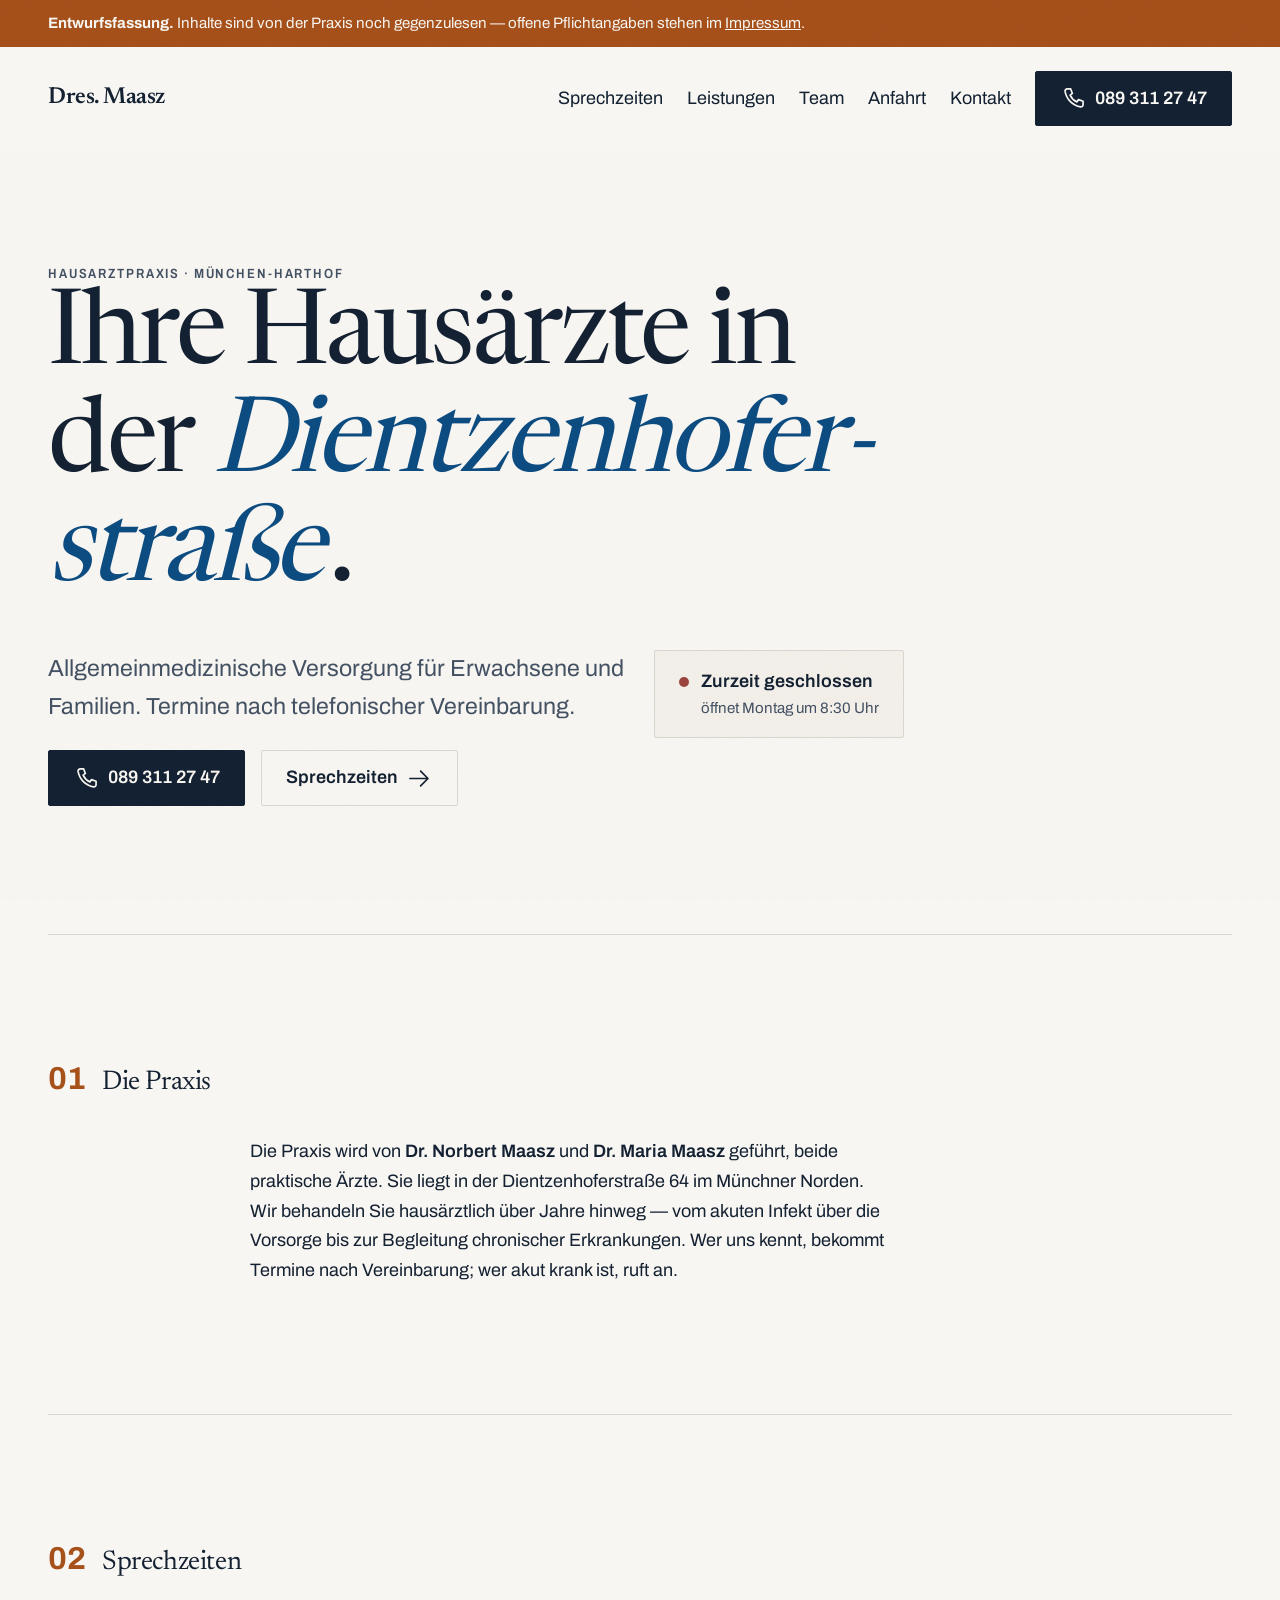
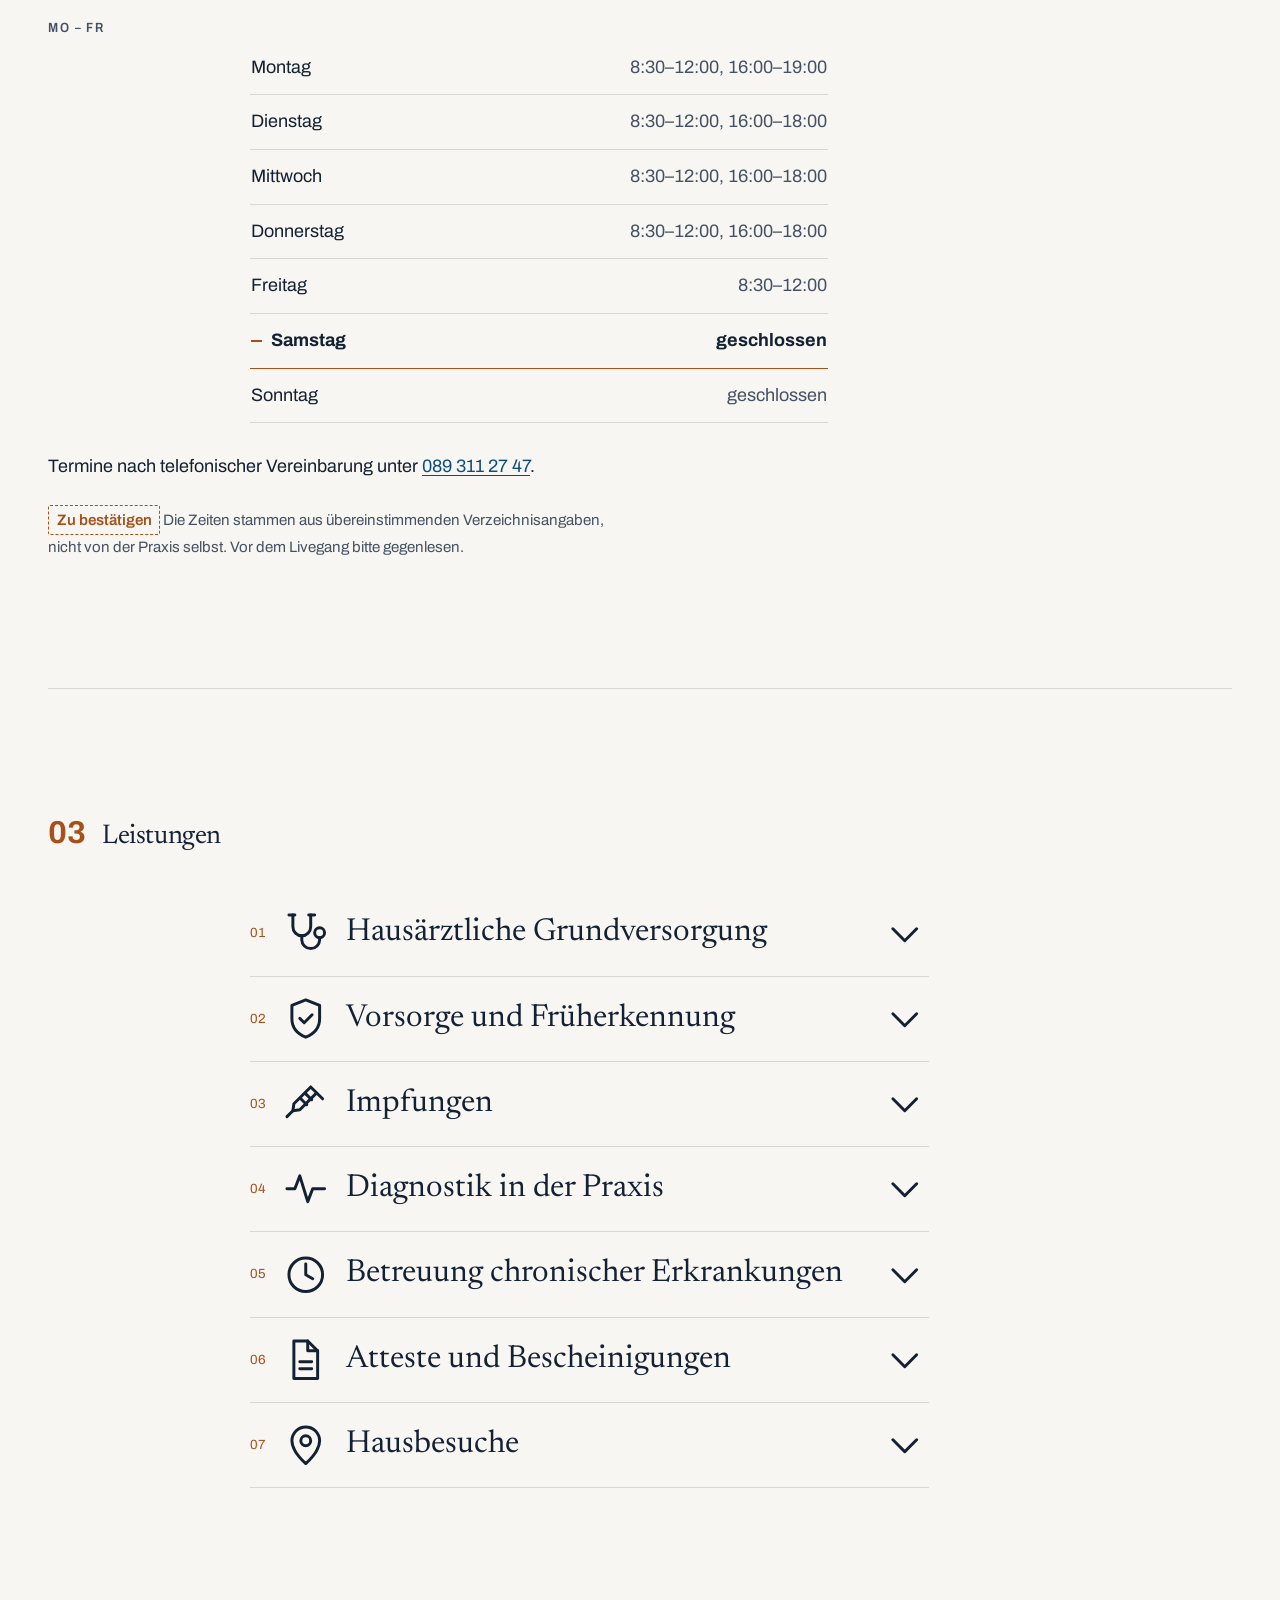
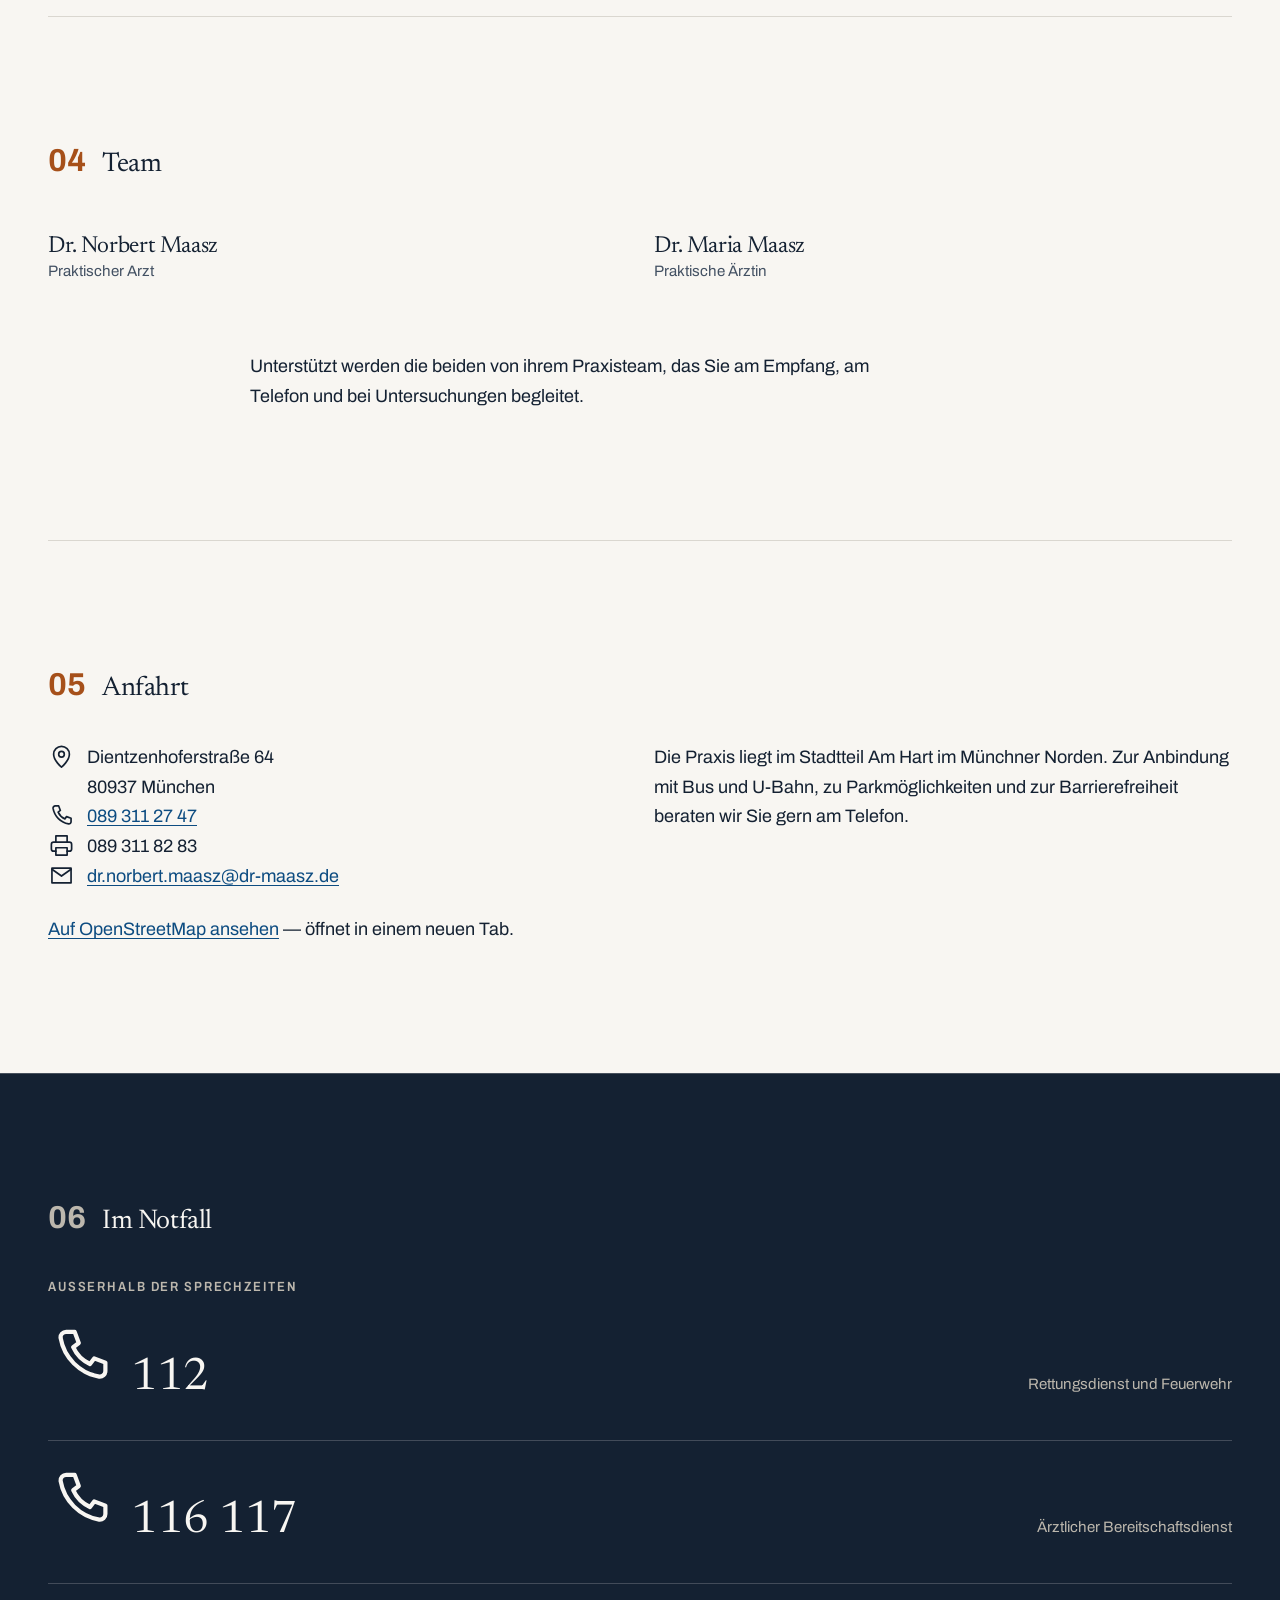
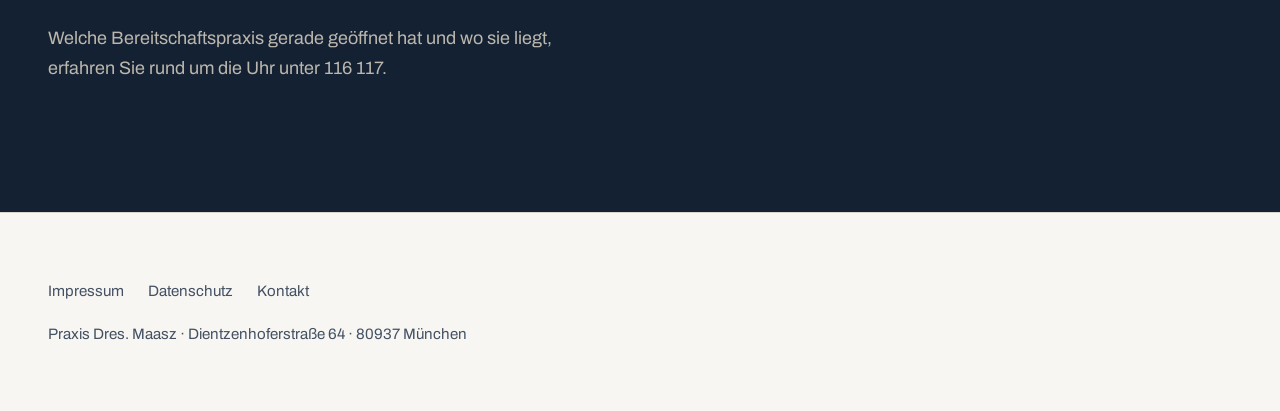
<file: index.html>
<!doctype html>
<html lang="de">
<head>
<meta charset="utf-8">
<meta name="viewport" content="width=device-width, initial-scale=1">
<title>Praxis Dres. Maasz — Hausarztpraxis in München-Harthof</title>
<meta name="description" content="Hausärztliche Praxis von Dr. Norbert Maasz und Dr. Maria Maasz in der Dientzenhoferstraße 64, München. Telefon 089 311 27 47.">
<meta name="robots" content="noindex, nofollow">
<link rel="icon" href="assets/icons/favicon.svg" type="image/svg+xml">
<link rel="preload" href="assets/fonts/newsreader-var.woff2" as="font" type="font/woff2" crossorigin>
<link rel="stylesheet" href="assets/css/tokens.css">
<link rel="stylesheet" href="assets/css/site.css">
<script src="assets/js/site.js" defer></script>

<meta property="og:type" content="website">
<meta property="og:locale" content="de_DE">
<meta property="og:title" content="Praxis Dres. Maasz — Hausarztpraxis in München-Harthof">
<meta property="og:description" content="Hausärztliche Praxis in der Dientzenhoferstraße 64, München.">

<!-- Die Zeiten hier und in der sichtbaren Tabelle muessen uebereinstimmen.
     Sie stammen aus uebereinstimmenden Verzeichnisangaben und sind von der
     Praxis noch zu bestaetigen — Suchmaschinen uebernehmen sie direkt. -->
<script type="application/ld+json">
{
  "@context": "https://schema.org",
  "@type": "MedicalClinic",
  "name": "Praxis Dres. Maasz",
  "medicalSpecialty": "PrimaryCare",
  "address": {
    "@type": "PostalAddress",
    "streetAddress": "Dientzenhoferstraße 64",
    "postalCode": "80937",
    "addressLocality": "München",
    "addressCountry": "DE"
  },
  "telephone": "+49-89-3112747",
  "faxNumber": "+49-89-3118283",
  "email": "dr.norbert.maasz@dr-maasz.de",
  "openingHoursSpecification": [
    { "@type": "OpeningHoursSpecification", "dayOfWeek": ["Monday"], "opens": "08:30", "closes": "12:00" },
    { "@type": "OpeningHoursSpecification", "dayOfWeek": ["Monday"], "opens": "16:00", "closes": "19:00" },
    { "@type": "OpeningHoursSpecification", "dayOfWeek": ["Tuesday", "Wednesday", "Thursday"], "opens": "08:30", "closes": "12:00" },
    { "@type": "OpeningHoursSpecification", "dayOfWeek": ["Tuesday", "Wednesday", "Thursday"], "opens": "16:00", "closes": "18:00" },
    { "@type": "OpeningHoursSpecification", "dayOfWeek": ["Friday"], "opens": "08:30", "closes": "12:00" }
  ]
}
</script>
</head>
<body>

<a class="skip-link" href="#main">Zum Inhalt springen</a>
<div class="grain" aria-hidden="true"></div>

<!-- icons:start -->
<svg xmlns="http://www.w3.org/2000/svg" style="display:none">

  <symbol id="i-phone" viewBox="0 0 24 24">
    <path d="M6.5 3.5h3L11 7.5 9 9a12 12 0 0 0 6 6l1.5-2 4 1.5v3a2 2 0 0 1-2.2 2A17 17 0 0 1 4.5 5.7 2 2 0 0 1 6.5 3.5Z"/>
  </symbol>

  <symbol id="i-fax" viewBox="0 0 24 24">
    <path d="M7 9V3.5h10V9"/>
    <path d="M7 17H5a2 2 0 0 1-2-2v-4a2 2 0 0 1 2-2h14a2 2 0 0 1 2 2v4a2 2 0 0 1-2 2h-2"/>
    <path d="M7 14h10v6.5H7z"/>
  </symbol>

  <symbol id="i-mail" viewBox="0 0 24 24">
    <path d="M3.5 5.5h17v13h-17z"/>
    <path d="m3.5 6.5 8.5 6 8.5-6"/>
  </symbol>

  <symbol id="i-pin" viewBox="0 0 24 24">
    <path d="M12 21.5s7-5.8 7-11.5a7 7 0 1 0-14 0c0 5.7 7 11.5 7 11.5Z"/>
    <circle cx="12" cy="10" r="2.5"/>
  </symbol>

  <symbol id="i-clock" viewBox="0 0 24 24">
    <circle cx="12" cy="12" r="8.5"/>
    <path d="M12 6.5V12l3.5 2"/>
  </symbol>

  <symbol id="i-tram" viewBox="0 0 24 24">
    <path d="M6.5 3.5h11a2 2 0 0 1 2 2v9a2 2 0 0 1-2 2h-11a2 2 0 0 1-2-2v-9a2 2 0 0 1 2-2Z"/>
    <path d="M4.5 9.5h15M12 3.5v-2M8 20.5l1.5-4M16 20.5l-1.5-4"/>
    <path d="M9 13h.01M15 13h.01"/>
  </symbol>

  <symbol id="i-stethoscope" viewBox="0 0 24 24">
    <path d="M5.5 2.5v6a4.5 4.5 0 0 0 9 0v-6"/>
    <path d="M3.5 2.5h3M13.5 2.5h3"/>
    <path d="M10 13v2a4.5 4.5 0 0 0 9 0v-1"/>
    <circle cx="19" cy="11.5" r="2.5"/>
  </symbol>

  <symbol id="i-pulse" viewBox="0 0 24 24">
    <path d="M2.5 12h4l2.5-6.5 4 13L15.5 12h6"/>
  </symbol>

  <symbol id="i-shield" viewBox="0 0 24 24">
    <path d="m12 2.5 7 2.8V12c0 4.6-3 7.7-7 9.3-4-1.6-7-4.7-7-9.3V5.3l7-2.8Z"/>
    <path d="m9 11.8 2.2 2.2L15.2 10"/>
  </symbol>

  <symbol id="i-document" viewBox="0 0 24 24">
    <path d="M6 2.5h7l5 5v14H6z"/>
    <path d="M13 2.5v5h5"/>
    <path d="M9 13h6M9 16.5h6"/>
  </symbol>

  <symbol id="i-syringe" viewBox="0 0 24 24">
    <path d="m14.5 3.5 6 6M17.5 6.5 9 15l-3.5.5.5-3.5 8.5-8.5"/>
    <path d="m5.5 15.5-3 3M12 7l3 3M9.5 9.5l3 3"/>
  </symbol>

  <symbol id="i-chevron" viewBox="0 0 24 24">
    <path d="m6 9.5 6 6 6-6"/>
  </symbol>

  <symbol id="i-arrow" viewBox="0 0 24 24">
    <path d="M3.5 12h16M13 5.5l6.5 6.5-6.5 6.5"/>
  </symbol>

</svg>
<!-- icons:end -->

<div class="draft">
  <div class="shell draft__inner">
    <strong>Entwurfsfassung.</strong> Inhalte sind von der Praxis noch
    gegenzulesen — offene Pflichtangaben stehen im <a href="impressum.html"
    style="color:inherit">Impressum</a>.
  </div>
</div>

<header class="header">
  <div class="shell header__inner">
    <a class="header__mark" href="index.html">Dres.&nbsp;Maasz</a>
    <nav class="header__nav" aria-label="Hauptnavigation">
      <a class="link" href="#sprechzeiten">Sprechzeiten</a>
      <a class="link" href="#leistungen">Leistungen</a>
      <a class="link" href="#team">Team</a>
      <a class="link" href="#anfahrt">Anfahrt</a>
      <a class="link" href="formular.html">Kontakt</a>
      <a class="btn" href="tel:+49893112747">
        <svg class="icon" aria-hidden="true"><use href="#i-phone"></use></svg>089 311 27 47</a>
    </nav>
  </div>
</header>

<main id="main">
<div class="shell">

  <section class="hero">
    <p class="label reveal">Hausarztpraxis · München-Harthof</p>
    <h1 class="hero__title reveal">Ihre Hausärzte in der <em>Dientzenhofer&shy;straße</em>.</h1>
    <div class="grid" style="margin-top:var(--space-l)">
      <div class="col-half reveal">
        <p class="lead">Allgemeinmedizinische Versorgung für Erwachsene und Familien.
          Termine nach telefonischer Vereinbarung.</p>
        <p style="display:flex;gap:var(--space-s);flex-wrap:wrap;margin-top:var(--space-m)">
          <a class="btn" href="tel:+49893112747">
            <svg class="icon" aria-hidden="true"><use href="#i-phone"></use></svg>089 311 27 47</a>
          <a class="btn btn--ghost" href="#sprechzeiten">Sprechzeiten
            <svg class="icon" aria-hidden="true"><use href="#i-arrow"></use></svg></a>
        </p>
      </div>
      <div class="col-half reveal">
        <p class="status" data-status data-state="closed">
          <span class="status__dot" aria-hidden="true"></span>
          <span>
            <span class="status__label" data-status-label>Sprechzeiten</span>
            <span class="status__detail" data-status-detail>siehe unten</span>
          </span>
        </p>
      </div>
    </div>
  </section>

  <section class="section" id="praxis">
    <div class="chapter"><span class="chapter__num">01</span><h2>Die Praxis</h2></div>
    <div class="grid">
      <div class="col-text prose reveal">
        <p>Die Praxis wird von <strong>Dr. Norbert Maasz</strong> und
        <strong>Dr. Maria Maasz</strong> geführt, beide praktische Ärzte.
        Sie liegt in der Dientzenhoferstraße 64 im Münchner Norden.</p>
        <p>Wir behandeln Sie hausärztlich über Jahre hinweg — vom akuten
        Infekt über die Vorsorge bis zur Begleitung chronischer Erkrankungen.
        Wer uns kennt, bekommt Termine nach Vereinbarung; wer akut krank ist,
        ruft an.</p>
      </div>
    </div>
  </section>

  <section class="section" id="sprechzeiten">
    <div class="chapter"><span class="chapter__num">02</span><h2>Sprechzeiten</h2></div>
    <div class="grid">
      <div class="col-aside">
        <p class="label">Mo&nbsp;–&nbsp;Fr</p>
      </div>
      <div class="col-half reveal">
        <table class="hours" data-hours style="margin-top:var(--space-m)">
          <caption class="visually-hidden">Sprechzeiten</caption>
          <tbody>
            <tr data-day="1"><th scope="row">Montag</th><td><time datetime="08:30">8:30</time>–<time datetime="12:00">12:00</time>, <time datetime="16:00">16:00</time>–<time datetime="19:00">19:00</time></td></tr>
            <tr data-day="2"><th scope="row">Dienstag</th><td><time datetime="08:30">8:30</time>–<time datetime="12:00">12:00</time>, <time datetime="16:00">16:00</time>–<time datetime="18:00">18:00</time></td></tr>
            <tr data-day="3"><th scope="row">Mittwoch</th><td><time datetime="08:30">8:30</time>–<time datetime="12:00">12:00</time>, <time datetime="16:00">16:00</time>–<time datetime="18:00">18:00</time></td></tr>
            <tr data-day="4"><th scope="row">Donnerstag</th><td><time datetime="08:30">8:30</time>–<time datetime="12:00">12:00</time>, <time datetime="16:00">16:00</time>–<time datetime="18:00">18:00</time></td></tr>
            <tr data-day="5"><th scope="row">Freitag</th><td><time datetime="08:30">8:30</time>–<time datetime="12:00">12:00</time></td></tr>
            <tr data-day="6"><th scope="row">Samstag</th><td>geschlossen</td></tr>
            <tr data-day="0"><th scope="row">Sonntag</th><td>geschlossen</td></tr>
          </tbody>
        </table>
      </div>
      <div class="col-half reveal">
        <p class="prose">Termine nach telefonischer Vereinbarung unter
          <a href="tel:+49893112747">089 311 27 47</a>.</p>
        <p class="field__hint" style="margin-top:var(--space-m)">
          <span class="todo">Zu bestätigen</span>
          Die Zeiten stammen aus übereinstimmenden Verzeichnisangaben, nicht
          von der Praxis selbst. Vor dem Livegang bitte gegenlesen.
        </p>
      </div>
    </div>
  </section>

  <section class="section" id="leistungen">
    <div class="chapter"><span class="chapter__num">03</span><h2>Leistungen</h2></div>
    <div class="grid">
      <div class="col-text">
        <details class="service">
          <summary class="service__summary">
            <span class="service__num">01</span>
            <svg class="icon" aria-hidden="true"><use href="#i-stethoscope"></use></svg>
            Hausärztliche Grundversorgung
            <svg class="icon service__chevron" aria-hidden="true"><use href="#i-chevron"></use></svg>
          </summary>
          <div class="service__body"><p>Diagnostik und Behandlung akuter Beschwerden sowie die laufende Betreuung chronischer Erkrankungen.</p></div>
        </details>
        <details class="service">
          <summary class="service__summary">
            <span class="service__num">02</span>
            <svg class="icon" aria-hidden="true"><use href="#i-shield"></use></svg>
            Vorsorge und Früherkennung
            <svg class="icon service__chevron" aria-hidden="true"><use href="#i-chevron"></use></svg>
          </summary>
          <div class="service__body"><p>Gesundheitsuntersuchung (Check-up), Krebsfrüherkennung und Hautkrebs-Screening im vorgesehenen Turnus.</p></div>
        </details>
        <details class="service">
          <summary class="service__summary">
            <span class="service__num">03</span>
            <svg class="icon" aria-hidden="true"><use href="#i-syringe"></use></svg>
            Impfungen
            <svg class="icon service__chevron" aria-hidden="true"><use href="#i-chevron"></use></svg>
          </summary>
          <div class="service__body"><p>Schutzimpfungen und Auffrischungen nach den Empfehlungen der Ständigen Impfkommission, dazu Reiseimpfungen.</p></div>
        </details>
        <details class="service">
          <summary class="service__summary">
            <span class="service__num">04</span>
            <svg class="icon" aria-hidden="true"><use href="#i-pulse"></use></svg>
            Diagnostik in der Praxis
            <svg class="icon service__chevron" aria-hidden="true"><use href="#i-chevron"></use></svg>
          </summary>
          <div class="service__body"><p>EKG, Langzeit-EKG und Langzeit-Blutdruckmessung, Lungenfunktion sowie Laboruntersuchungen.</p></div>
        </details>
        <details class="service">
          <summary class="service__summary">
            <span class="service__num">05</span>
            <svg class="icon" aria-hidden="true"><use href="#i-clock"></use></svg>
            Betreuung chronischer Erkrankungen
            <svg class="icon service__chevron" aria-hidden="true"><use href="#i-chevron"></use></svg>
          </summary>
          <div class="service__body"><p>Strukturierte Behandlungsprogramme bei Diabetes, Bluthochdruck, Asthma, COPD und koronarer Herzkrankheit.</p></div>
        </details>
        <details class="service">
          <summary class="service__summary">
            <span class="service__num">06</span>
            <svg class="icon" aria-hidden="true"><use href="#i-document"></use></svg>
            Atteste und Bescheinigungen
            <svg class="icon service__chevron" aria-hidden="true"><use href="#i-chevron"></use></svg>
          </summary>
          <div class="service__body"><p>Unter anderem für Erwerbsminderungsrente, das Wohnungsamt und die Beantragung von Pflegegeld.</p></div>
        </details>
        <details class="service">
          <summary class="service__summary">
            <span class="service__num">07</span>
            <svg class="icon" aria-hidden="true"><use href="#i-pin"></use></svg>
            Hausbesuche
            <svg class="icon service__chevron" aria-hidden="true"><use href="#i-chevron"></use></svg>
          </summary>
          <div class="service__body"><p>Für Patientinnen und Patienten, die die Praxis nicht selbst aufsuchen können.</p></div>
        </details>
      </div>
    </div>
  </section>

  <section class="section" id="team">
    <div class="chapter"><span class="chapter__num">04</span><h2>Team</h2></div>
    <div class="grid">
      <div class="col-half reveal">
        <article class="person">
          <h3 class="person__name">Dr. Norbert Maasz</h3>
          <p class="person__role">Praktischer Arzt</p>
        </article>
      </div>
      <div class="col-half reveal">
        <article class="person">
          <h3 class="person__name">Dr. Maria Maasz</h3>
          <p class="person__role">Praktische Ärztin</p>
        </article>
      </div>
      <div class="col-text" style="margin-top:var(--space-l)">
        <p class="prose">Unterstützt werden die beiden von ihrem Praxisteam,
        das Sie am Empfang, am Telefon und bei Untersuchungen begleitet.</p>
      </div>
    </div>
  </section>

  <section class="section" id="anfahrt">
    <div class="chapter"><span class="chapter__num">05</span><h2>Anfahrt</h2></div>
    <div class="grid">
      <div class="col-half reveal">
        <address class="prose" style="font-style:normal">
          <p style="display:flex;gap:var(--space-xs)">
            <svg class="icon" aria-hidden="true"><use href="#i-pin"></use></svg>
            <span>Dientzenhoferstraße 64<br>80937 München</span>
          </p>
          <p style="display:flex;gap:var(--space-xs)">
            <svg class="icon" aria-hidden="true"><use href="#i-phone"></use></svg>
            <a href="tel:+49893112747">089 311 27 47</a>
          </p>
          <p style="display:flex;gap:var(--space-xs)">
            <svg class="icon" aria-hidden="true"><use href="#i-fax"></use></svg>
            <span>089 311 82 83</span>
          </p>
          <p style="display:flex;gap:var(--space-xs)">
            <svg class="icon" aria-hidden="true"><use href="#i-mail"></use></svg>
            <a href="mailto:dr.norbert.maasz@dr-maasz.de">dr.norbert.maasz@dr-maasz.de</a>
          </p>
        </address>
        <p class="prose" style="margin-top:var(--space-m)">
          <!-- Bewusst nur ein Verweis: eine eingebettete Karte würde beim
               Seitenaufruf ungefragt Daten an Dritte senden. -->
          <a href="https://www.openstreetmap.org/search?query=Dientzenhoferstra%C3%9Fe%2064%2C%2080937%20M%C3%BCnchen"
             target="_blank" rel="noopener noreferrer">Auf OpenStreetMap ansehen</a>
          — öffnet in einem neuen Tab.
        </p>
      </div>
      <div class="col-half reveal">
        <p class="prose">Die Praxis liegt im Stadtteil Am Hart im Münchner
        Norden. Zur Anbindung mit Bus und U-Bahn, zu Parkmöglichkeiten und zur
        Barrierefreiheit beraten wir Sie gern am Telefon.</p>
      </div>
    </div>
  </section>

</div>
</main>

<section class="section emergency">
  <div class="shell">
    <div class="chapter"><span class="chapter__num" style="color:var(--alert-fg-soft)">06</span><h2>Im Notfall</h2></div>
    <p class="label">Außerhalb der Sprechzeiten</p>
    <a class="emergency__number" href="tel:112">
      <svg class="icon" aria-hidden="true"><use href="#i-phone"></use></svg>112<span>Rettungsdienst und Feuerwehr</span></a>
    <a class="emergency__number" href="tel:116117">
      <svg class="icon" aria-hidden="true"><use href="#i-phone"></use></svg>116 117<span>Ärztlicher Bereitschaftsdienst</span></a>
    <p style="margin-top:var(--space-l);max-width:54ch;color:var(--alert-fg-soft)">
      Welche Bereitschaftspraxis gerade geöffnet hat und wo sie liegt, erfahren
      Sie rund um die Uhr unter 116&nbsp;117.
    </p>
  </div>
</section>

<footer class="footer">
  <div class="shell">
    <nav aria-label="Rechtliches" style="display:flex;gap:var(--space-m);flex-wrap:wrap;margin-bottom:var(--space-s)">
      <a class="link" href="impressum.html">Impressum</a>
      <a class="link" href="datenschutz.html">Datenschutz</a>
      <a class="link" href="formular.html">Kontakt</a>
    </nav>
    <p>Praxis Dres. Maasz · Dientzenhoferstraße 64 · 80937 München</p>
  </div>
</footer>

<div class="callbar">
  <a class="btn" href="tel:+49893112747">
    <svg class="icon" aria-hidden="true"><use href="#i-phone"></use></svg>Praxis anrufen</a>
</div>

</body>
</html>
</file>
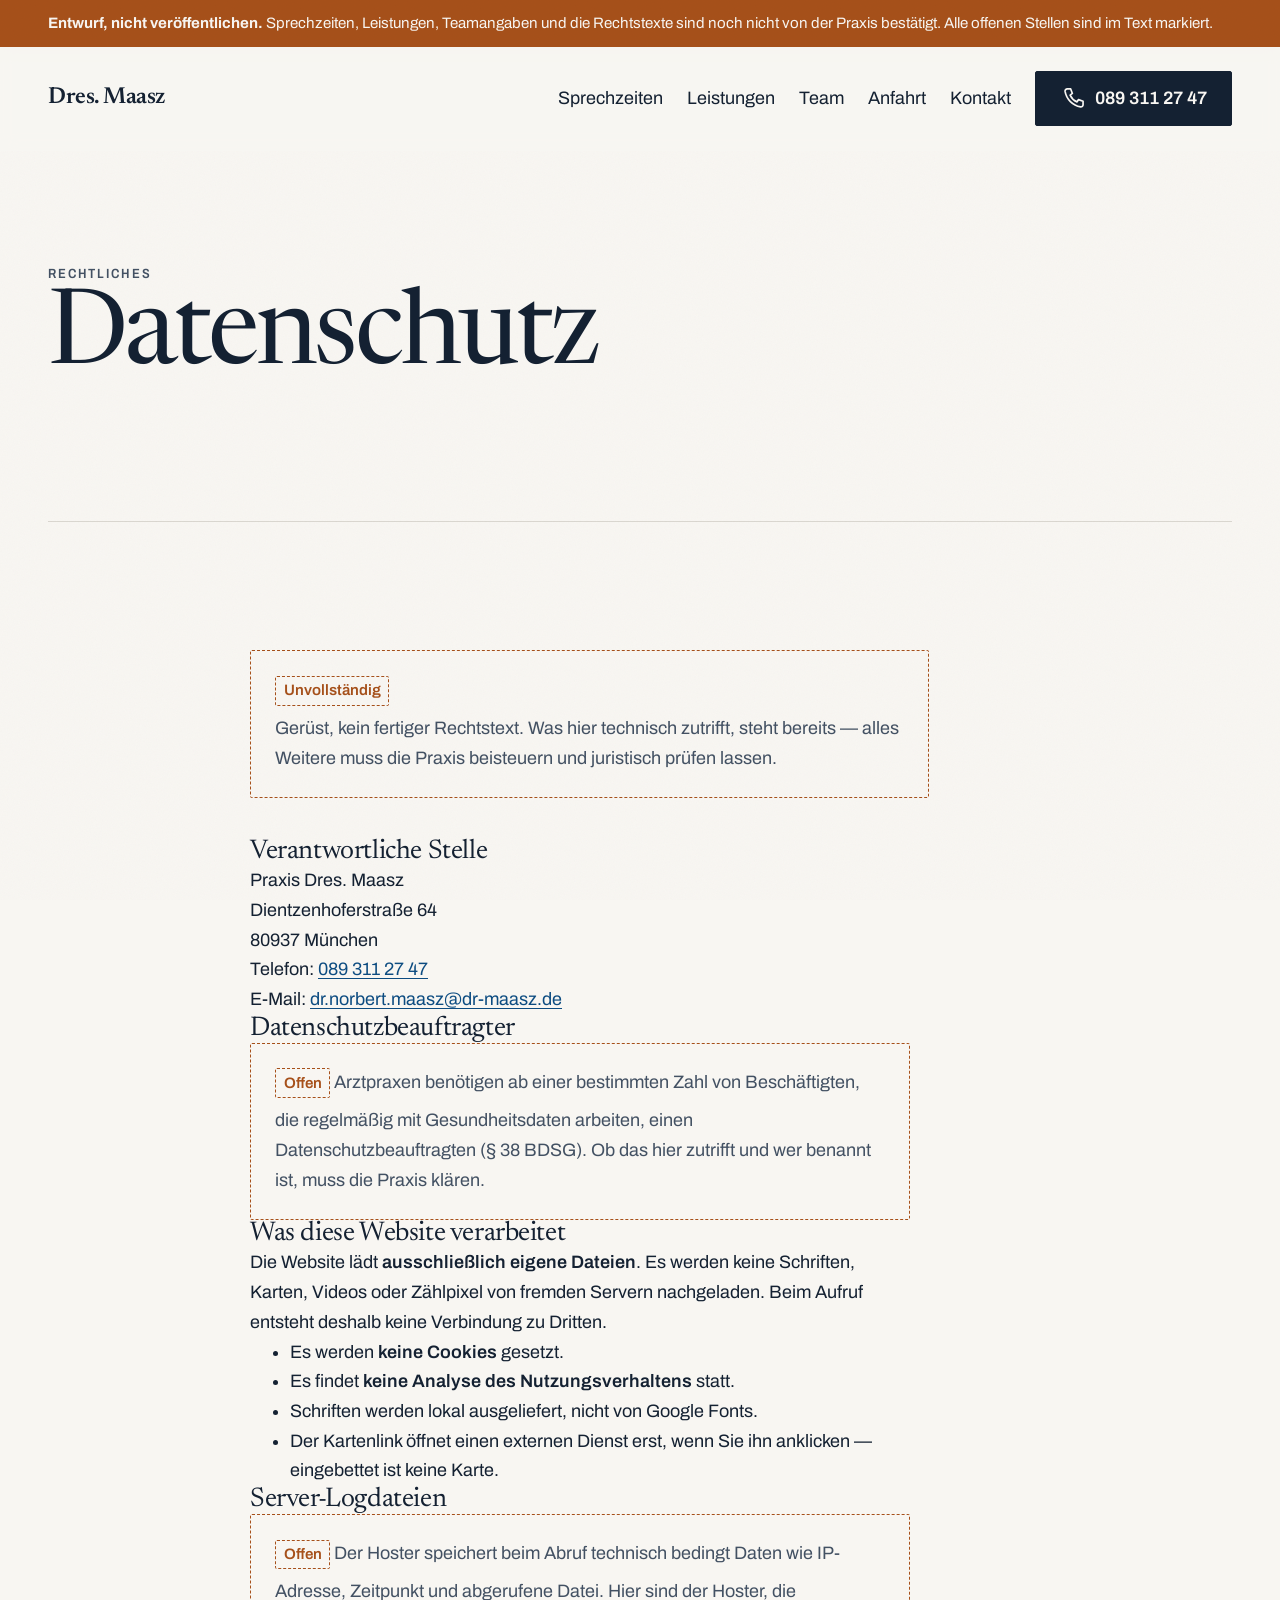
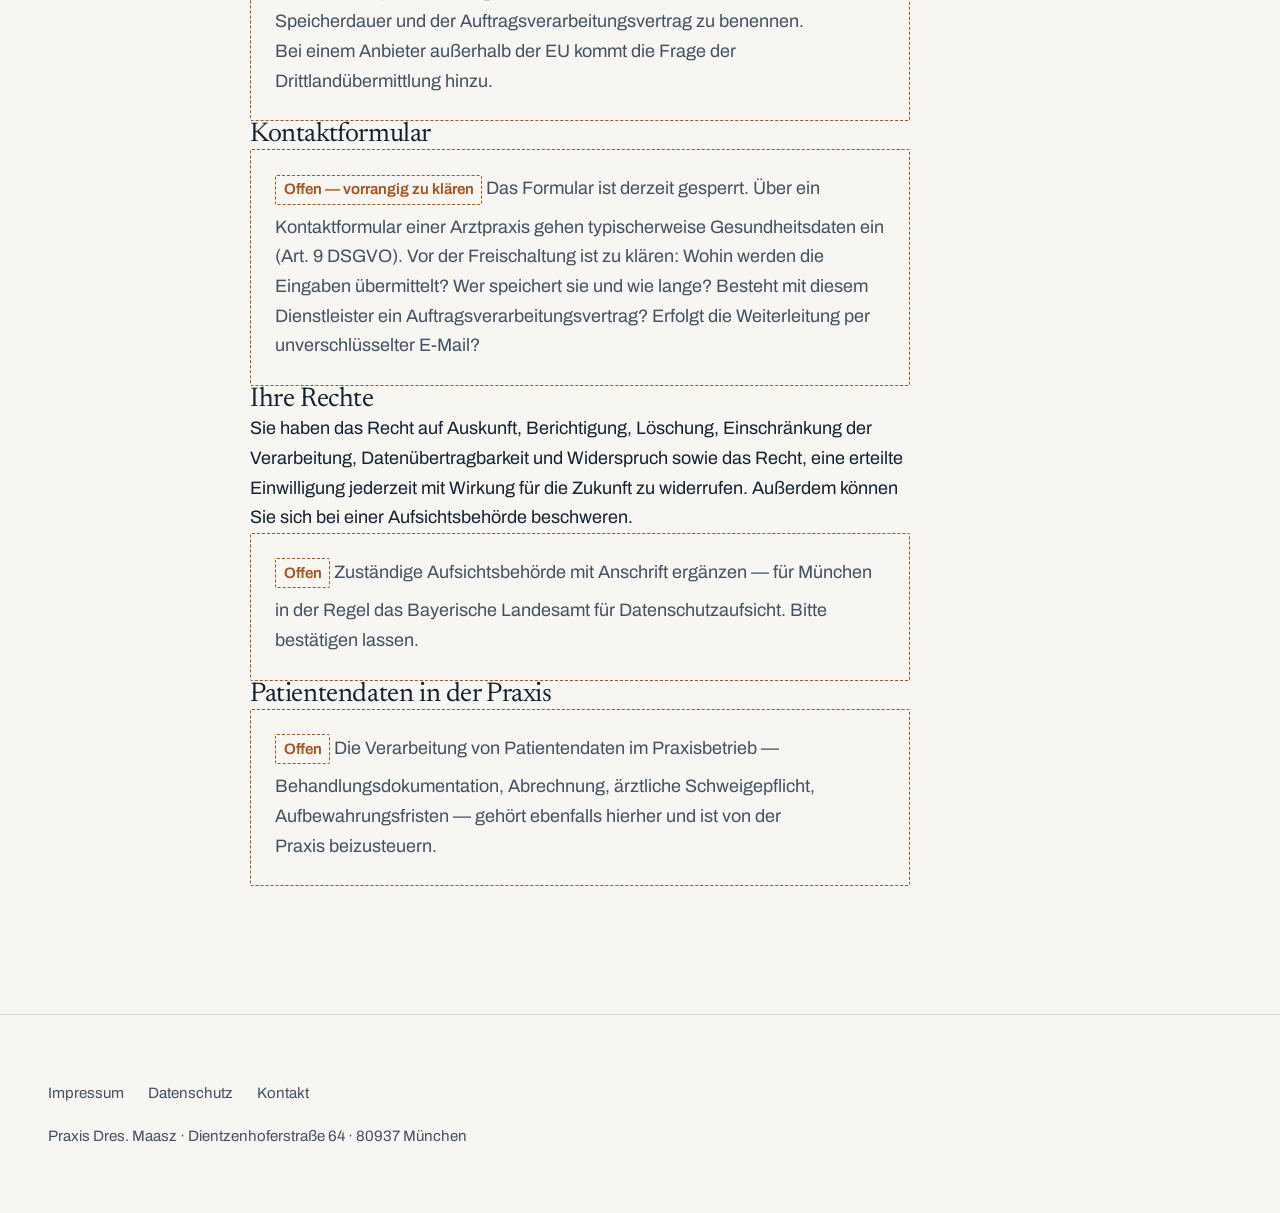
<file: datenschutz.html>
<!doctype html>
<html lang="de">
<head>
<meta charset="utf-8">
<meta name="viewport" content="width=device-width, initial-scale=1">
<title>Datenschutz — Praxis Dres. Maasz</title>
<meta name="description" content="Datenschutzhinweise der Praxis Dres. Maasz, München.">
<meta name="robots" content="noindex, nofollow">
<link rel="icon" href="assets/icons/favicon.svg" type="image/svg+xml">
<link rel="preload" href="assets/fonts/newsreader-var.woff2" as="font" type="font/woff2" crossorigin>
<link rel="stylesheet" href="assets/css/tokens.css">
<link rel="stylesheet" href="assets/css/site.css">
<script src="assets/js/site.js" defer></script>
</head>
<body>

<a class="skip-link" href="#main">Zum Inhalt springen</a>
<div class="grain" aria-hidden="true"></div>

<!-- icons:start -->
<svg xmlns="http://www.w3.org/2000/svg" style="display:none">

  <symbol id="i-phone" viewBox="0 0 24 24">
    <path d="M6.5 3.5h3L11 7.5 9 9a12 12 0 0 0 6 6l1.5-2 4 1.5v3a2 2 0 0 1-2.2 2A17 17 0 0 1 4.5 5.7 2 2 0 0 1 6.5 3.5Z"/>
  </symbol>

  <symbol id="i-fax" viewBox="0 0 24 24">
    <path d="M7 9V3.5h10V9"/>
    <path d="M7 17H5a2 2 0 0 1-2-2v-4a2 2 0 0 1 2-2h14a2 2 0 0 1 2 2v4a2 2 0 0 1-2 2h-2"/>
    <path d="M7 14h10v6.5H7z"/>
  </symbol>

  <symbol id="i-mail" viewBox="0 0 24 24">
    <path d="M3.5 5.5h17v13h-17z"/>
    <path d="m3.5 6.5 8.5 6 8.5-6"/>
  </symbol>

  <symbol id="i-pin" viewBox="0 0 24 24">
    <path d="M12 21.5s7-5.8 7-11.5a7 7 0 1 0-14 0c0 5.7 7 11.5 7 11.5Z"/>
    <circle cx="12" cy="10" r="2.5"/>
  </symbol>

  <symbol id="i-clock" viewBox="0 0 24 24">
    <circle cx="12" cy="12" r="8.5"/>
    <path d="M12 6.5V12l3.5 2"/>
  </symbol>

  <symbol id="i-tram" viewBox="0 0 24 24">
    <path d="M6.5 3.5h11a2 2 0 0 1 2 2v9a2 2 0 0 1-2 2h-11a2 2 0 0 1-2-2v-9a2 2 0 0 1 2-2Z"/>
    <path d="M4.5 9.5h15M12 3.5v-2M8 20.5l1.5-4M16 20.5l-1.5-4"/>
    <path d="M9 13h.01M15 13h.01"/>
  </symbol>

  <symbol id="i-stethoscope" viewBox="0 0 24 24">
    <path d="M5.5 2.5v6a4.5 4.5 0 0 0 9 0v-6"/>
    <path d="M3.5 2.5h3M13.5 2.5h3"/>
    <path d="M10 13v2a4.5 4.5 0 0 0 9 0v-1"/>
    <circle cx="19" cy="11.5" r="2.5"/>
  </symbol>

  <symbol id="i-pulse" viewBox="0 0 24 24">
    <path d="M2.5 12h4l2.5-6.5 4 13L15.5 12h6"/>
  </symbol>

  <symbol id="i-shield" viewBox="0 0 24 24">
    <path d="m12 2.5 7 2.8V12c0 4.6-3 7.7-7 9.3-4-1.6-7-4.7-7-9.3V5.3l7-2.8Z"/>
    <path d="m9 11.8 2.2 2.2L15.2 10"/>
  </symbol>

  <symbol id="i-document" viewBox="0 0 24 24">
    <path d="M6 2.5h7l5 5v14H6z"/>
    <path d="M13 2.5v5h5"/>
    <path d="M9 13h6M9 16.5h6"/>
  </symbol>

  <symbol id="i-syringe" viewBox="0 0 24 24">
    <path d="m14.5 3.5 6 6M17.5 6.5 9 15l-3.5.5.5-3.5 8.5-8.5"/>
    <path d="m5.5 15.5-3 3M12 7l3 3M9.5 9.5l3 3"/>
  </symbol>

  <symbol id="i-chevron" viewBox="0 0 24 24">
    <path d="m6 9.5 6 6 6-6"/>
  </symbol>

  <symbol id="i-arrow" viewBox="0 0 24 24">
    <path d="M3.5 12h16M13 5.5l6.5 6.5-6.5 6.5"/>
  </symbol>

</svg>
<!-- icons:end -->

<div class="draft">
  <div class="shell draft__inner">
    <strong>Entwurf, nicht veröffentlichen.</strong> Sprechzeiten, Leistungen,
    Teamangaben und die Rechtstexte sind noch nicht von der Praxis bestätigt.
    Alle offenen Stellen sind im Text markiert.
  </div>
</div>

<header class="header">
  <div class="shell header__inner">
    <a class="header__mark" href="index.html">Dres.&nbsp;Maasz</a>
    <nav class="header__nav" aria-label="Hauptnavigation">
      <a class="link" href="#sprechzeiten">Sprechzeiten</a>
      <a class="link" href="#leistungen">Leistungen</a>
      <a class="link" href="#team">Team</a>
      <a class="link" href="#anfahrt">Anfahrt</a>
      <a class="link" href="formular.html">Kontakt</a>
      <a class="btn" href="tel:+49893112747">
        <svg class="icon" aria-hidden="true"><use href="#i-phone"></use></svg>089 311 27 47</a>
    </nav>
  </div>
</header>

<main id="main">
<div class="shell">

  <section class="hero">
    <p class="label">Rechtliches</p>
    <h1 class="hero__title">Datenschutz</h1>
  </section>

  <section class="section">
    <div class="grid">
      <div class="col-text prose">

        <div class="todo-block" style="margin-bottom:var(--space-l)">
          <p><span class="todo">Unvollständig</span></p>
          <p>Gerüst, kein fertiger Rechtstext. Was hier technisch zutrifft,
          steht bereits — alles Weitere muss die Praxis beisteuern und
          juristisch prüfen lassen.</p>
        </div>

        <h2>Verantwortliche Stelle</h2>
        <p>
          Praxis Dres. Maasz<br>
          Dientzenhoferstraße 64<br>
          80937 München<br>
          Telefon: <a href="tel:+49893112747">089 311 27 47</a><br>
          E-Mail: <a href="mailto:dr.norbert.maasz@dr-maasz.de">dr.norbert.maasz@dr-maasz.de</a>
        </p>

        <h2>Datenschutzbeauftragter</h2>
        <p class="todo-block"><span class="todo">Offen</span>
          Arztpraxen benötigen ab einer bestimmten Zahl von Beschäftigten, die
          regelmäßig mit Gesundheitsdaten arbeiten, einen
          Datenschutzbeauftragten (§&nbsp;38 BDSG). Ob das hier zutrifft und
          wer benannt ist, muss die Praxis klären.</p>

        <h2>Was diese Website verarbeitet</h2>
        <p>Die Website lädt <strong>ausschließlich eigene Dateien</strong>.
        Es werden keine Schriften, Karten, Videos oder Zählpixel von fremden
        Servern nachgeladen. Beim Aufruf entsteht deshalb keine Verbindung zu
        Dritten.</p>
        <ul>
          <li>Es werden <strong>keine Cookies</strong> gesetzt.</li>
          <li>Es findet <strong>keine Analyse des Nutzungsverhaltens</strong> statt.</li>
          <li>Schriften werden lokal ausgeliefert, nicht von Google Fonts.</li>
          <li>Der Kartenlink öffnet einen externen Dienst erst, wenn Sie ihn
            anklicken — eingebettet ist keine Karte.</li>
        </ul>

        <h2>Server-Logdateien</h2>
        <p class="todo-block"><span class="todo">Offen</span>
          Der Hoster speichert beim Abruf technisch bedingt Daten wie
          IP-Adresse, Zeitpunkt und abgerufene Datei. Hier sind der Hoster,
          die Speicherdauer und der Auftragsverarbeitungsvertrag zu benennen.
          Bei einem Anbieter außerhalb der EU kommt die Frage der
          Drittlandübermittlung hinzu.</p>

        <h2>Kontaktformular</h2>
        <p class="todo-block"><span class="todo">Offen — vorrangig zu klären</span>
          Das Formular ist derzeit gesperrt. Über ein Kontaktformular einer
          Arztpraxis gehen typischerweise Gesundheitsdaten ein
          (Art.&nbsp;9 DSGVO). Vor der Freischaltung ist zu klären: Wohin
          werden die Eingaben übermittelt? Wer speichert sie und wie lange?
          Besteht mit diesem Dienstleister ein Auftragsverarbeitungsvertrag?
          Erfolgt die Weiterleitung per unverschlüsselter E-Mail?</p>

        <h2>Ihre Rechte</h2>
        <p>Sie haben das Recht auf Auskunft, Berichtigung, Löschung,
        Einschränkung der Verarbeitung, Datenübertragbarkeit und Widerspruch
        sowie das Recht, eine erteilte Einwilligung jederzeit mit Wirkung für
        die Zukunft zu widerrufen. Außerdem können Sie sich bei einer
        Aufsichtsbehörde beschweren.</p>
        <p class="todo-block"><span class="todo">Offen</span>
          Zuständige Aufsichtsbehörde mit Anschrift ergänzen — für München
          in der Regel das Bayerische Landesamt für Datenschutzaufsicht.
          Bitte bestätigen lassen.</p>

        <h2>Patientendaten in der Praxis</h2>
        <p class="todo-block"><span class="todo">Offen</span>
          Die Verarbeitung von Patientendaten im Praxisbetrieb —
          Behandlungsdokumentation, Abrechnung, ärztliche Schweigepflicht,
          Aufbewahrungsfristen — gehört ebenfalls hierher und ist von der
          Praxis beizusteuern.</p>

      </div>
    </div>
  </section>

</div>
</main>

<footer class="footer">
  <div class="shell">
    <nav aria-label="Rechtliches" style="display:flex;gap:var(--space-m);flex-wrap:wrap;margin-bottom:var(--space-s)">
      <a class="link" href="impressum.html">Impressum</a>
      <a class="link" href="datenschutz.html">Datenschutz</a>
      <a class="link" href="formular.html">Kontakt</a>
    </nav>
    <p>Praxis Dres. Maasz · Dientzenhoferstraße 64 · 80937 München</p>
  </div>
</footer>

<div class="callbar">
  <a class="btn" href="tel:+49893112747">
    <svg class="icon" aria-hidden="true"><use href="#i-phone"></use></svg>Praxis anrufen</a>
</div>

</body>
</html>
</file>
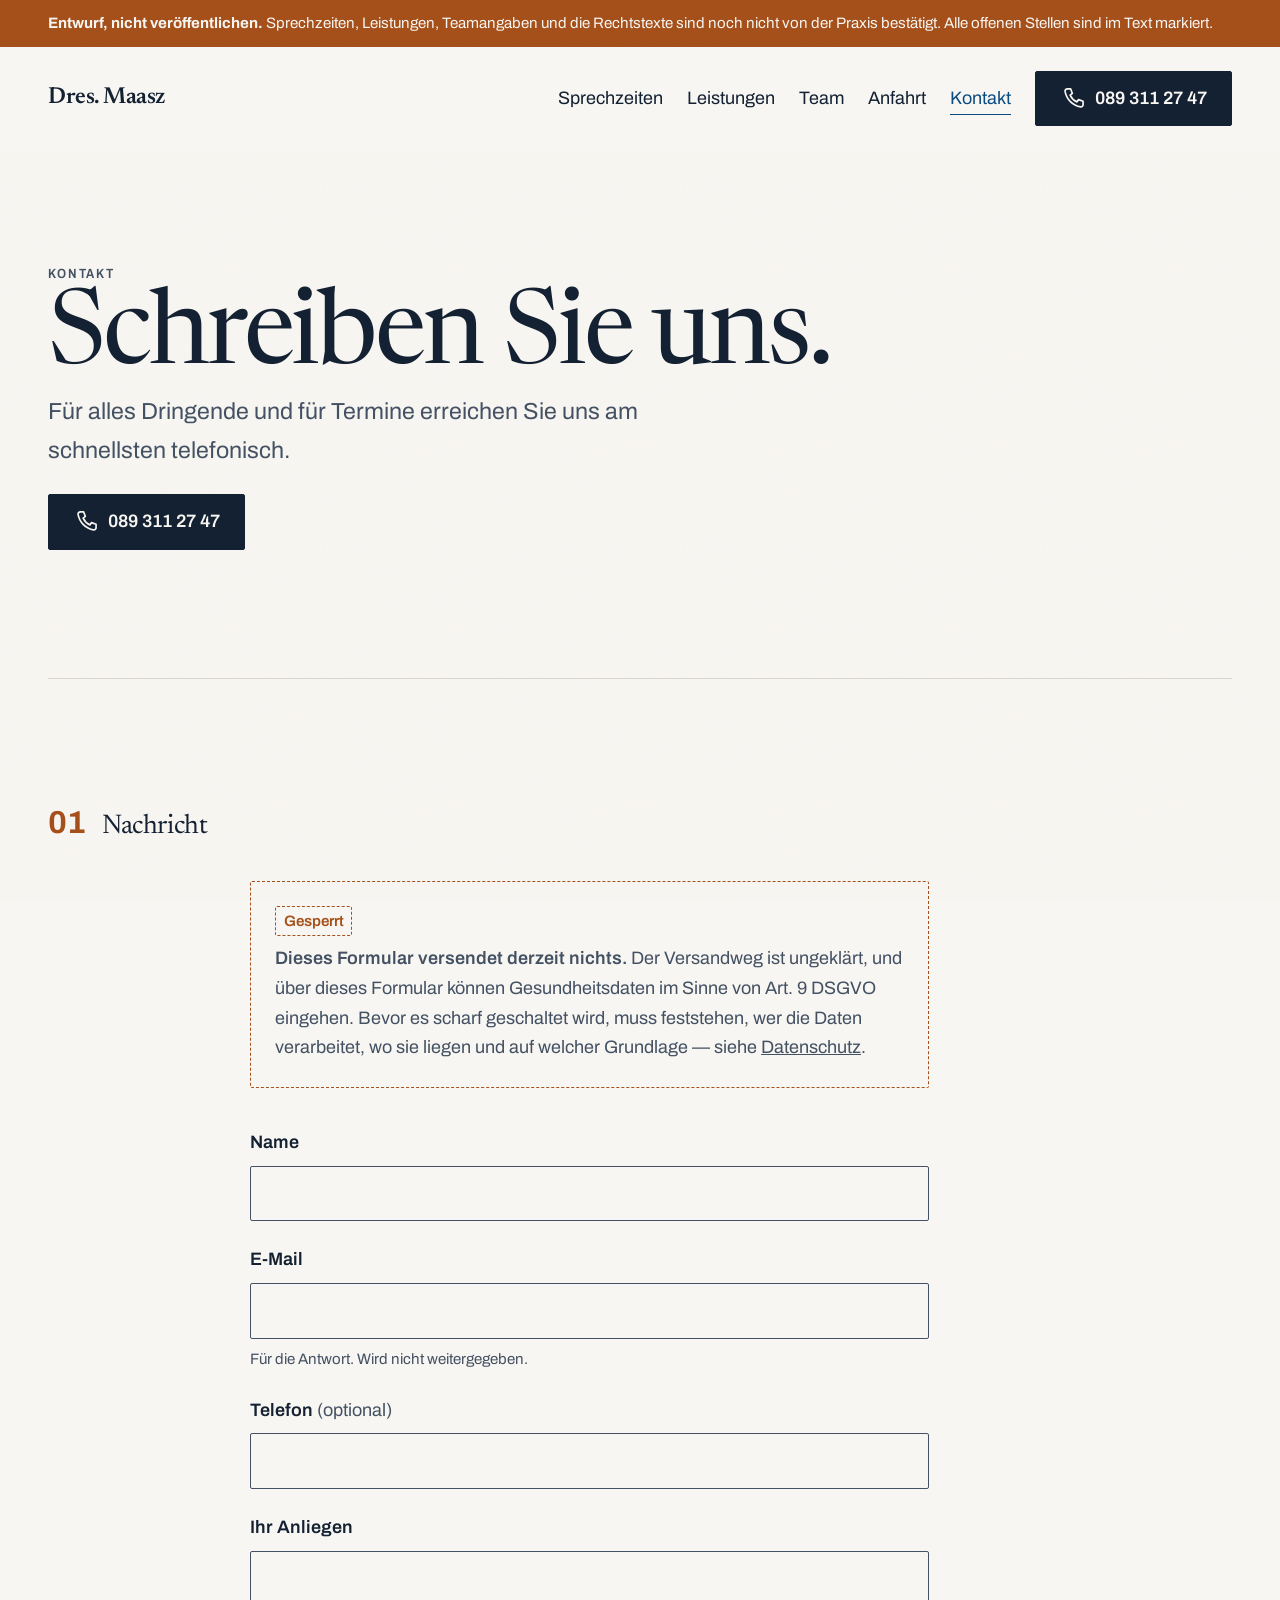
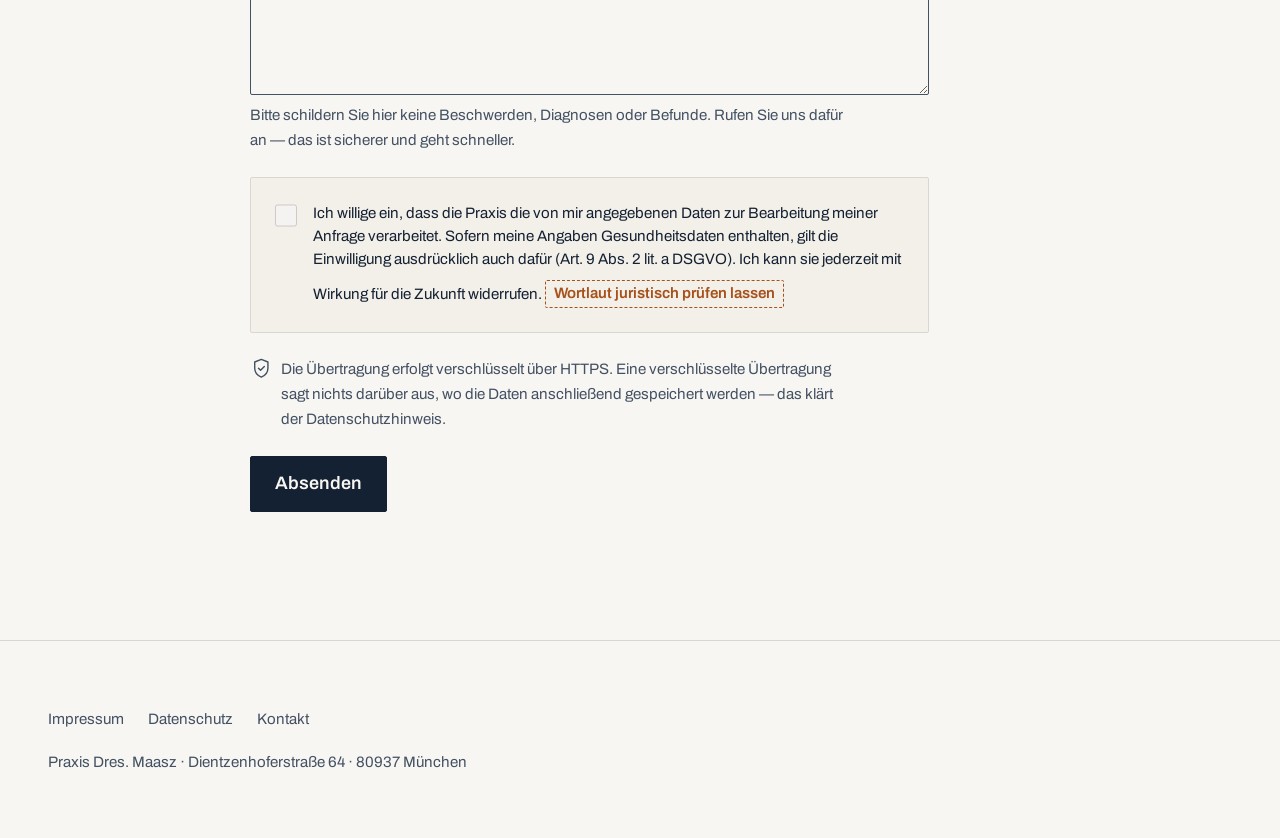
<file: formular.html>
<!doctype html>
<html lang="de">
<head>
<meta charset="utf-8">
<meta name="viewport" content="width=device-width, initial-scale=1">
<title>Kontakt — Praxis Dres. Maasz</title>
<meta name="description" content="Kontaktformular der Praxis Dres. Maasz, München.">
<meta name="robots" content="noindex, nofollow">
<link rel="icon" href="assets/icons/favicon.svg" type="image/svg+xml">
<link rel="preload" href="assets/fonts/newsreader-var.woff2" as="font" type="font/woff2" crossorigin>
<link rel="stylesheet" href="assets/css/tokens.css">
<link rel="stylesheet" href="assets/css/site.css">
<script src="assets/js/site.js" defer></script>
</head>
<body>

<a class="skip-link" href="#main">Zum Inhalt springen</a>
<div class="grain" aria-hidden="true"></div>

<!-- icons:start -->
<svg xmlns="http://www.w3.org/2000/svg" style="display:none">

  <symbol id="i-phone" viewBox="0 0 24 24">
    <path d="M6.5 3.5h3L11 7.5 9 9a12 12 0 0 0 6 6l1.5-2 4 1.5v3a2 2 0 0 1-2.2 2A17 17 0 0 1 4.5 5.7 2 2 0 0 1 6.5 3.5Z"/>
  </symbol>

  <symbol id="i-fax" viewBox="0 0 24 24">
    <path d="M7 9V3.5h10V9"/>
    <path d="M7 17H5a2 2 0 0 1-2-2v-4a2 2 0 0 1 2-2h14a2 2 0 0 1 2 2v4a2 2 0 0 1-2 2h-2"/>
    <path d="M7 14h10v6.5H7z"/>
  </symbol>

  <symbol id="i-mail" viewBox="0 0 24 24">
    <path d="M3.5 5.5h17v13h-17z"/>
    <path d="m3.5 6.5 8.5 6 8.5-6"/>
  </symbol>

  <symbol id="i-pin" viewBox="0 0 24 24">
    <path d="M12 21.5s7-5.8 7-11.5a7 7 0 1 0-14 0c0 5.7 7 11.5 7 11.5Z"/>
    <circle cx="12" cy="10" r="2.5"/>
  </symbol>

  <symbol id="i-clock" viewBox="0 0 24 24">
    <circle cx="12" cy="12" r="8.5"/>
    <path d="M12 6.5V12l3.5 2"/>
  </symbol>

  <symbol id="i-tram" viewBox="0 0 24 24">
    <path d="M6.5 3.5h11a2 2 0 0 1 2 2v9a2 2 0 0 1-2 2h-11a2 2 0 0 1-2-2v-9a2 2 0 0 1 2-2Z"/>
    <path d="M4.5 9.5h15M12 3.5v-2M8 20.5l1.5-4M16 20.5l-1.5-4"/>
    <path d="M9 13h.01M15 13h.01"/>
  </symbol>

  <symbol id="i-stethoscope" viewBox="0 0 24 24">
    <path d="M5.5 2.5v6a4.5 4.5 0 0 0 9 0v-6"/>
    <path d="M3.5 2.5h3M13.5 2.5h3"/>
    <path d="M10 13v2a4.5 4.5 0 0 0 9 0v-1"/>
    <circle cx="19" cy="11.5" r="2.5"/>
  </symbol>

  <symbol id="i-pulse" viewBox="0 0 24 24">
    <path d="M2.5 12h4l2.5-6.5 4 13L15.5 12h6"/>
  </symbol>

  <symbol id="i-shield" viewBox="0 0 24 24">
    <path d="m12 2.5 7 2.8V12c0 4.6-3 7.7-7 9.3-4-1.6-7-4.7-7-9.3V5.3l7-2.8Z"/>
    <path d="m9 11.8 2.2 2.2L15.2 10"/>
  </symbol>

  <symbol id="i-document" viewBox="0 0 24 24">
    <path d="M6 2.5h7l5 5v14H6z"/>
    <path d="M13 2.5v5h5"/>
    <path d="M9 13h6M9 16.5h6"/>
  </symbol>

  <symbol id="i-syringe" viewBox="0 0 24 24">
    <path d="m14.5 3.5 6 6M17.5 6.5 9 15l-3.5.5.5-3.5 8.5-8.5"/>
    <path d="m5.5 15.5-3 3M12 7l3 3M9.5 9.5l3 3"/>
  </symbol>

  <symbol id="i-chevron" viewBox="0 0 24 24">
    <path d="m6 9.5 6 6 6-6"/>
  </symbol>

  <symbol id="i-arrow" viewBox="0 0 24 24">
    <path d="M3.5 12h16M13 5.5l6.5 6.5-6.5 6.5"/>
  </symbol>

</svg>
<!-- icons:end -->

<div class="draft">
  <div class="shell draft__inner">
    <strong>Entwurf, nicht veröffentlichen.</strong> Sprechzeiten, Leistungen,
    Teamangaben und die Rechtstexte sind noch nicht von der Praxis bestätigt.
    Alle offenen Stellen sind im Text markiert.
  </div>
</div>

<header class="header">
  <div class="shell header__inner">
    <a class="header__mark" href="index.html">Dres.&nbsp;Maasz</a>
    <nav class="header__nav" aria-label="Hauptnavigation">
      <a class="link" href="#sprechzeiten">Sprechzeiten</a>
      <a class="link" href="#leistungen">Leistungen</a>
      <a class="link" href="#team">Team</a>
      <a class="link" href="#anfahrt">Anfahrt</a>
      <a class="link" href="formular.html" aria-current="page">Kontakt</a>
      <a class="btn" href="tel:+49893112747">
        <svg class="icon" aria-hidden="true"><use href="#i-phone"></use></svg>089 311 27 47</a>
    </nav>
  </div>
</header>

<main id="main">
<div class="shell">

  <section class="hero">
    <p class="label">Kontakt</p>
    <h1 class="hero__title">Schreiben Sie uns.</h1>
    <p class="lead">Für alles Dringende und für Termine erreichen Sie uns am
      schnellsten telefonisch.</p>
    <p style="margin-top:var(--space-m)">
      <a class="btn" href="tel:+49893112747">
        <svg class="icon" aria-hidden="true"><use href="#i-phone"></use></svg>089 311 27 47</a>
    </p>
  </section>

  <section class="section">
    <div class="chapter"><span class="chapter__num">01</span><h2>Nachricht</h2></div>
    <div class="grid">
      <div class="col-text">

        <div class="todo-block" style="margin-bottom:var(--space-l)">
          <p><span class="todo">Gesperrt</span></p>
          <p><strong>Dieses Formular versendet derzeit nichts.</strong> Der
          Versandweg ist ungeklärt, und über dieses Formular können
          Gesundheitsdaten im Sinne von Art.&nbsp;9 DSGVO eingehen. Bevor es
          scharf geschaltet wird, muss feststehen, wer die Daten verarbeitet,
          wo sie liegen und auf welcher Grundlage — siehe
          <a href="datenschutz.html">Datenschutz</a>.</p>
        </div>

        <form method="post" action="#" novalidate>
          <fieldset style="border:0;padding:0;margin:0">
            <legend class="visually-hidden">Ihre Nachricht an die Praxis</legend>

            <div class="field">
              <label for="f-name">Name</label>
              <input id="f-name" name="name" type="text" autocomplete="name" disabled>
            </div>

            <div class="field">
              <label for="f-mail">E-Mail</label>
              <input id="f-mail" name="email" type="email" autocomplete="email"
                     aria-describedby="f-mail-hint" disabled>
              <p class="field__hint" id="f-mail-hint">Für die Antwort. Wird nicht weitergegeben.</p>
            </div>

            <div class="field">
              <label for="f-phone">Telefon <span style="font-weight:400;color:var(--ink-soft)">(optional)</span></label>
              <input id="f-phone" name="telefon" type="tel" autocomplete="tel" disabled>
            </div>

            <div class="field">
              <label for="f-msg">Ihr Anliegen</label>
              <textarea id="f-msg" name="nachricht" aria-describedby="f-msg-hint" disabled></textarea>
              <p class="field__hint" id="f-msg-hint">
                Bitte schildern Sie hier keine Beschwerden, Diagnosen oder
                Befunde. Rufen Sie uns dafür an — das ist sicherer und geht
                schneller.
              </p>
            </div>

            <div class="consent">
              <input id="f-consent" type="checkbox" name="einwilligung" required
                     aria-describedby="f-consent-text" disabled>
              <label id="f-consent-text" for="f-consent">
                Ich willige ein, dass die Praxis die von mir angegebenen Daten
                zur Bearbeitung meiner Anfrage verarbeitet. Sofern meine Angaben
                Gesundheitsdaten enthalten, gilt die Einwilligung ausdrücklich
                auch dafür (Art.&nbsp;9 Abs.&nbsp;2 lit.&nbsp;a DSGVO). Ich kann
                sie jederzeit mit Wirkung für die Zukunft widerrufen.
                <span class="todo" style="margin-top:var(--space-2xs)">Wortlaut juristisch prüfen lassen</span>
              </label>
            </div>

            <p class="field__hint" style="display:flex;gap:var(--space-2xs);align-items:flex-start;margin-bottom:var(--space-m)">
              <svg class="icon" aria-hidden="true"><use href="#i-shield"></use></svg>
              <span>Die Übertragung erfolgt verschlüsselt über HTTPS.
              Eine verschlüsselte Übertragung sagt nichts darüber aus, wo die
              Daten anschließend gespeichert werden — das klärt der
              Datenschutzhinweis.</span>
            </p>

            <button class="btn" type="submit" disabled>Absenden</button>
          </fieldset>
        </form>

      </div>
    </div>
  </section>

</div>
</main>

<footer class="footer">
  <div class="shell">
    <nav aria-label="Rechtliches" style="display:flex;gap:var(--space-m);flex-wrap:wrap;margin-bottom:var(--space-s)">
      <a class="link" href="impressum.html">Impressum</a>
      <a class="link" href="datenschutz.html">Datenschutz</a>
      <a class="link" href="formular.html">Kontakt</a>
    </nav>
    <p>Praxis Dres. Maasz · Dientzenhoferstraße 64 · 80937 München</p>
  </div>
</footer>

<div class="callbar">
  <a class="btn" href="tel:+49893112747">
    <svg class="icon" aria-hidden="true"><use href="#i-phone"></use></svg>Praxis anrufen</a>
</div>

</body>
</html>
</file>
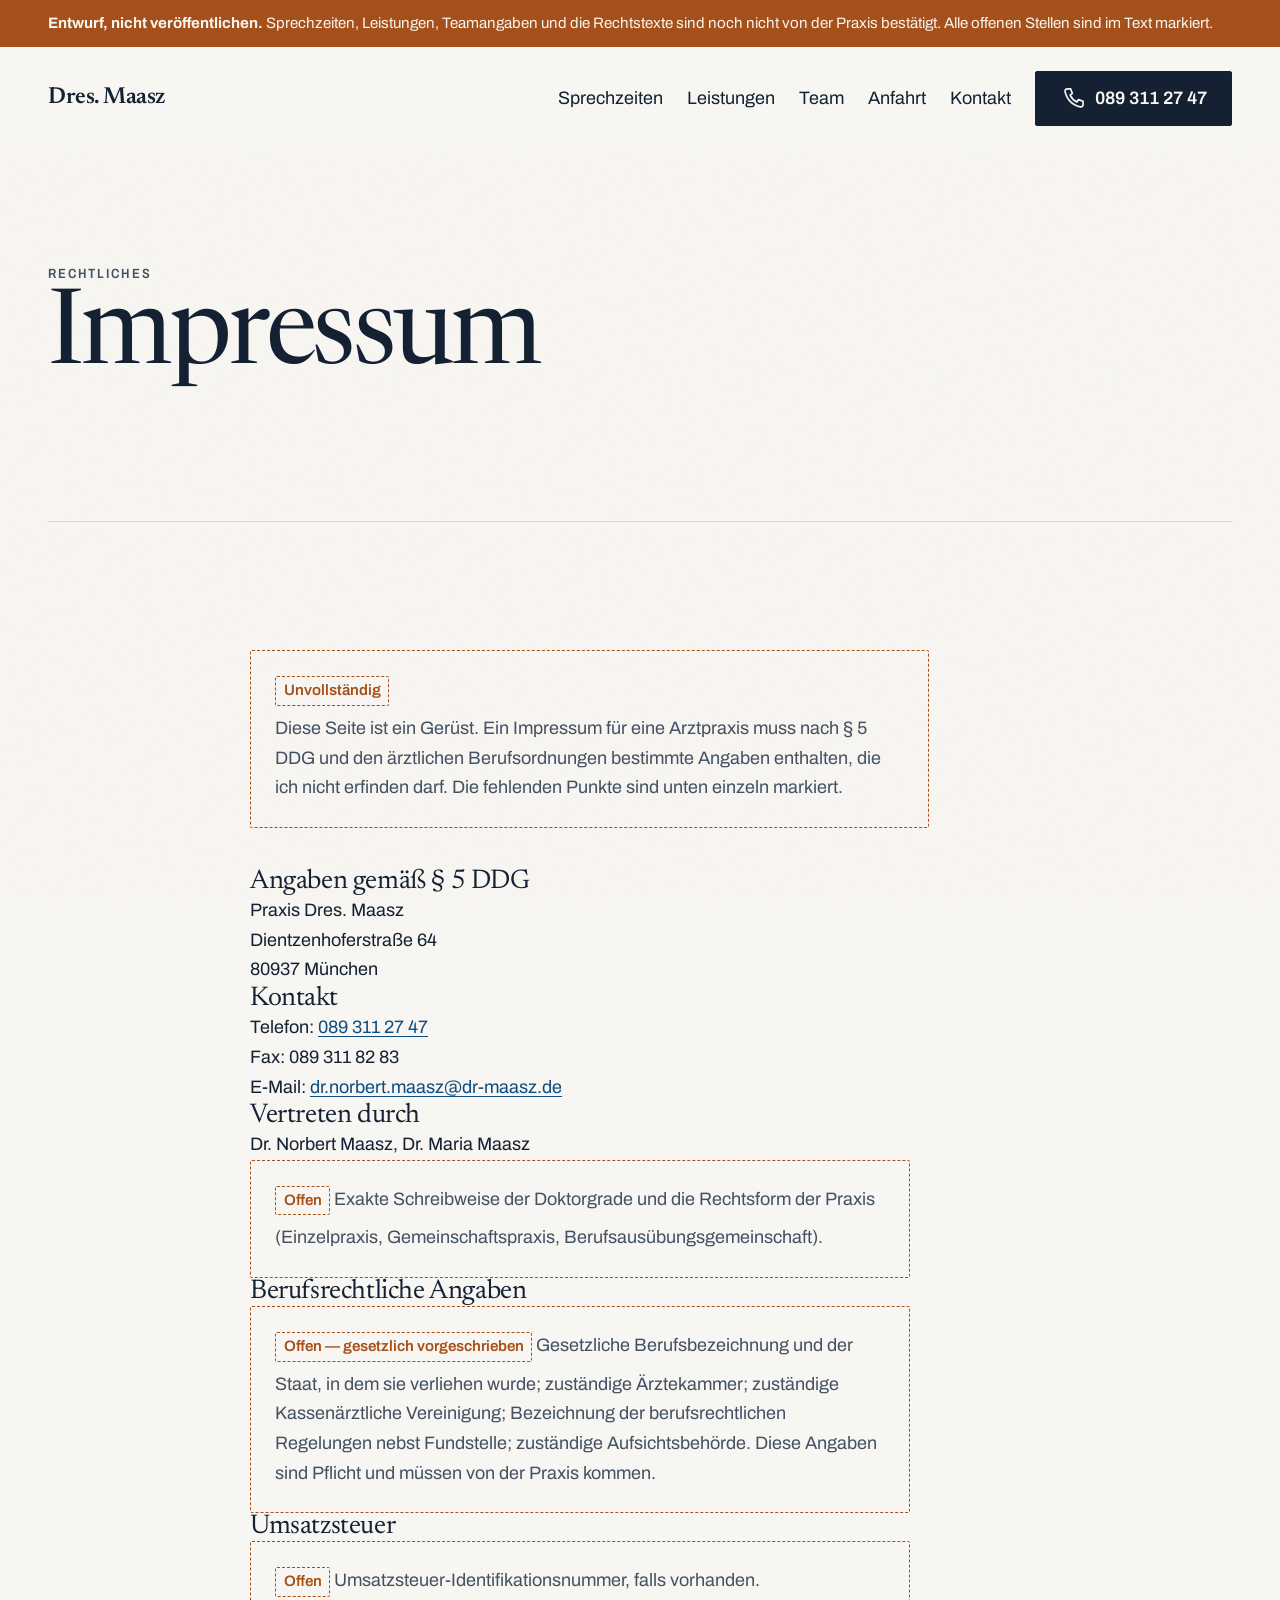
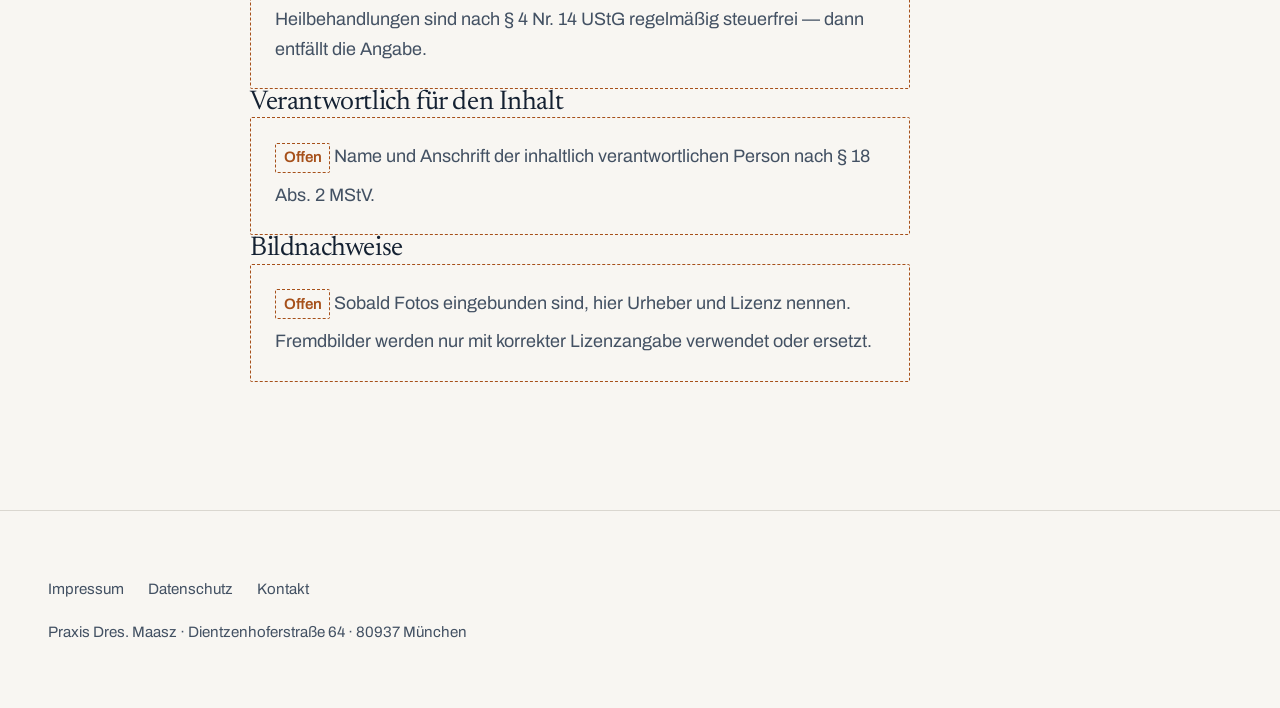
<file: impressum.html>
<!doctype html>
<html lang="de">
<head>
<meta charset="utf-8">
<meta name="viewport" content="width=device-width, initial-scale=1">
<title>Impressum — Praxis Dres. Maasz</title>
<meta name="description" content="Impressum der Praxis Dres. Maasz, München.">
<meta name="robots" content="noindex, nofollow">
<link rel="icon" href="assets/icons/favicon.svg" type="image/svg+xml">
<link rel="preload" href="assets/fonts/newsreader-var.woff2" as="font" type="font/woff2" crossorigin>
<link rel="stylesheet" href="assets/css/tokens.css">
<link rel="stylesheet" href="assets/css/site.css">
<script src="assets/js/site.js" defer></script>
</head>
<body>

<a class="skip-link" href="#main">Zum Inhalt springen</a>
<div class="grain" aria-hidden="true"></div>

<!-- icons:start -->
<svg xmlns="http://www.w3.org/2000/svg" style="display:none">

  <symbol id="i-phone" viewBox="0 0 24 24">
    <path d="M6.5 3.5h3L11 7.5 9 9a12 12 0 0 0 6 6l1.5-2 4 1.5v3a2 2 0 0 1-2.2 2A17 17 0 0 1 4.5 5.7 2 2 0 0 1 6.5 3.5Z"/>
  </symbol>

  <symbol id="i-fax" viewBox="0 0 24 24">
    <path d="M7 9V3.5h10V9"/>
    <path d="M7 17H5a2 2 0 0 1-2-2v-4a2 2 0 0 1 2-2h14a2 2 0 0 1 2 2v4a2 2 0 0 1-2 2h-2"/>
    <path d="M7 14h10v6.5H7z"/>
  </symbol>

  <symbol id="i-mail" viewBox="0 0 24 24">
    <path d="M3.5 5.5h17v13h-17z"/>
    <path d="m3.5 6.5 8.5 6 8.5-6"/>
  </symbol>

  <symbol id="i-pin" viewBox="0 0 24 24">
    <path d="M12 21.5s7-5.8 7-11.5a7 7 0 1 0-14 0c0 5.7 7 11.5 7 11.5Z"/>
    <circle cx="12" cy="10" r="2.5"/>
  </symbol>

  <symbol id="i-clock" viewBox="0 0 24 24">
    <circle cx="12" cy="12" r="8.5"/>
    <path d="M12 6.5V12l3.5 2"/>
  </symbol>

  <symbol id="i-tram" viewBox="0 0 24 24">
    <path d="M6.5 3.5h11a2 2 0 0 1 2 2v9a2 2 0 0 1-2 2h-11a2 2 0 0 1-2-2v-9a2 2 0 0 1 2-2Z"/>
    <path d="M4.5 9.5h15M12 3.5v-2M8 20.5l1.5-4M16 20.5l-1.5-4"/>
    <path d="M9 13h.01M15 13h.01"/>
  </symbol>

  <symbol id="i-stethoscope" viewBox="0 0 24 24">
    <path d="M5.5 2.5v6a4.5 4.5 0 0 0 9 0v-6"/>
    <path d="M3.5 2.5h3M13.5 2.5h3"/>
    <path d="M10 13v2a4.5 4.5 0 0 0 9 0v-1"/>
    <circle cx="19" cy="11.5" r="2.5"/>
  </symbol>

  <symbol id="i-pulse" viewBox="0 0 24 24">
    <path d="M2.5 12h4l2.5-6.5 4 13L15.5 12h6"/>
  </symbol>

  <symbol id="i-shield" viewBox="0 0 24 24">
    <path d="m12 2.5 7 2.8V12c0 4.6-3 7.7-7 9.3-4-1.6-7-4.7-7-9.3V5.3l7-2.8Z"/>
    <path d="m9 11.8 2.2 2.2L15.2 10"/>
  </symbol>

  <symbol id="i-document" viewBox="0 0 24 24">
    <path d="M6 2.5h7l5 5v14H6z"/>
    <path d="M13 2.5v5h5"/>
    <path d="M9 13h6M9 16.5h6"/>
  </symbol>

  <symbol id="i-syringe" viewBox="0 0 24 24">
    <path d="m14.5 3.5 6 6M17.5 6.5 9 15l-3.5.5.5-3.5 8.5-8.5"/>
    <path d="m5.5 15.5-3 3M12 7l3 3M9.5 9.5l3 3"/>
  </symbol>

  <symbol id="i-chevron" viewBox="0 0 24 24">
    <path d="m6 9.5 6 6 6-6"/>
  </symbol>

  <symbol id="i-arrow" viewBox="0 0 24 24">
    <path d="M3.5 12h16M13 5.5l6.5 6.5-6.5 6.5"/>
  </symbol>

</svg>
<!-- icons:end -->

<div class="draft">
  <div class="shell draft__inner">
    <strong>Entwurf, nicht veröffentlichen.</strong> Sprechzeiten, Leistungen,
    Teamangaben und die Rechtstexte sind noch nicht von der Praxis bestätigt.
    Alle offenen Stellen sind im Text markiert.
  </div>
</div>

<header class="header">
  <div class="shell header__inner">
    <a class="header__mark" href="index.html">Dres.&nbsp;Maasz</a>
    <nav class="header__nav" aria-label="Hauptnavigation">
      <a class="link" href="#sprechzeiten">Sprechzeiten</a>
      <a class="link" href="#leistungen">Leistungen</a>
      <a class="link" href="#team">Team</a>
      <a class="link" href="#anfahrt">Anfahrt</a>
      <a class="link" href="formular.html">Kontakt</a>
      <a class="btn" href="tel:+49893112747">
        <svg class="icon" aria-hidden="true"><use href="#i-phone"></use></svg>089 311 27 47</a>
    </nav>
  </div>
</header>

<main id="main">
<div class="shell">

  <section class="hero">
    <p class="label">Rechtliches</p>
    <h1 class="hero__title">Impressum</h1>
  </section>

  <section class="section">
    <div class="grid">
      <div class="col-text prose">

        <div class="todo-block" style="margin-bottom:var(--space-l)">
          <p><span class="todo">Unvollständig</span></p>
          <p>Diese Seite ist ein Gerüst. Ein Impressum für eine Arztpraxis
          muss nach §&nbsp;5 DDG und den ärztlichen Berufsordnungen bestimmte
          Angaben enthalten, die ich nicht erfinden darf. Die fehlenden
          Punkte sind unten einzeln markiert.</p>
        </div>

        <h2>Angaben gemäß § 5 DDG</h2>
        <p>
          Praxis Dres. Maasz<br>
          Dientzenhoferstraße 64<br>
          80937 München
        </p>

        <h2>Kontakt</h2>
        <p>
          Telefon: <a href="tel:+49893112747">089 311 27 47</a><br>
          Fax: 089 311 82 83<br>
          E-Mail: <a href="mailto:dr.norbert.maasz@dr-maasz.de">dr.norbert.maasz@dr-maasz.de</a>
        </p>

        <h2>Vertreten durch</h2>
        <p>Dr. Norbert Maasz, Dr. Maria Maasz</p>
        <p class="todo-block"><span class="todo">Offen</span>
          Exakte Schreibweise der Doktorgrade und die Rechtsform der Praxis
          (Einzelpraxis, Gemeinschaftspraxis, Berufsausübungsgemeinschaft).</p>

        <h2>Berufsrechtliche Angaben</h2>
        <p class="todo-block"><span class="todo">Offen — gesetzlich vorgeschrieben</span>
          Gesetzliche Berufsbezeichnung und der Staat, in dem sie verliehen
          wurde; zuständige Ärztekammer; zuständige Kassenärztliche
          Vereinigung; Bezeichnung der berufsrechtlichen Regelungen nebst
          Fundstelle; zuständige Aufsichtsbehörde. Diese Angaben sind Pflicht
          und müssen von der Praxis kommen.</p>

        <h2>Umsatzsteuer</h2>
        <p class="todo-block"><span class="todo">Offen</span>
          Umsatzsteuer-Identifikationsnummer, falls vorhanden. Heilbehandlungen
          sind nach §&nbsp;4 Nr.&nbsp;14 UStG regelmäßig steuerfrei — dann
          entfällt die Angabe.</p>

        <h2>Verantwortlich für den Inhalt</h2>
        <p class="todo-block"><span class="todo">Offen</span>
          Name und Anschrift der inhaltlich verantwortlichen Person nach
          §&nbsp;18 Abs.&nbsp;2 MStV.</p>

        <h2>Bildnachweise</h2>
        <p class="todo-block"><span class="todo">Offen</span>
          Sobald Fotos eingebunden sind, hier Urheber und Lizenz nennen.
          Fremdbilder werden nur mit korrekter Lizenzangabe verwendet oder
          ersetzt.</p>

      </div>
    </div>
  </section>

</div>
</main>

<footer class="footer">
  <div class="shell">
    <nav aria-label="Rechtliches" style="display:flex;gap:var(--space-m);flex-wrap:wrap;margin-bottom:var(--space-s)">
      <a class="link" href="impressum.html">Impressum</a>
      <a class="link" href="datenschutz.html">Datenschutz</a>
      <a class="link" href="formular.html">Kontakt</a>
    </nav>
    <p>Praxis Dres. Maasz · Dientzenhoferstraße 64 · 80937 München</p>
  </div>
</footer>

<div class="callbar">
  <a class="btn" href="tel:+49893112747">
    <svg class="icon" aria-hidden="true"><use href="#i-phone"></use></svg>Praxis anrufen</a>
</div>

</body>
</html>
</file>
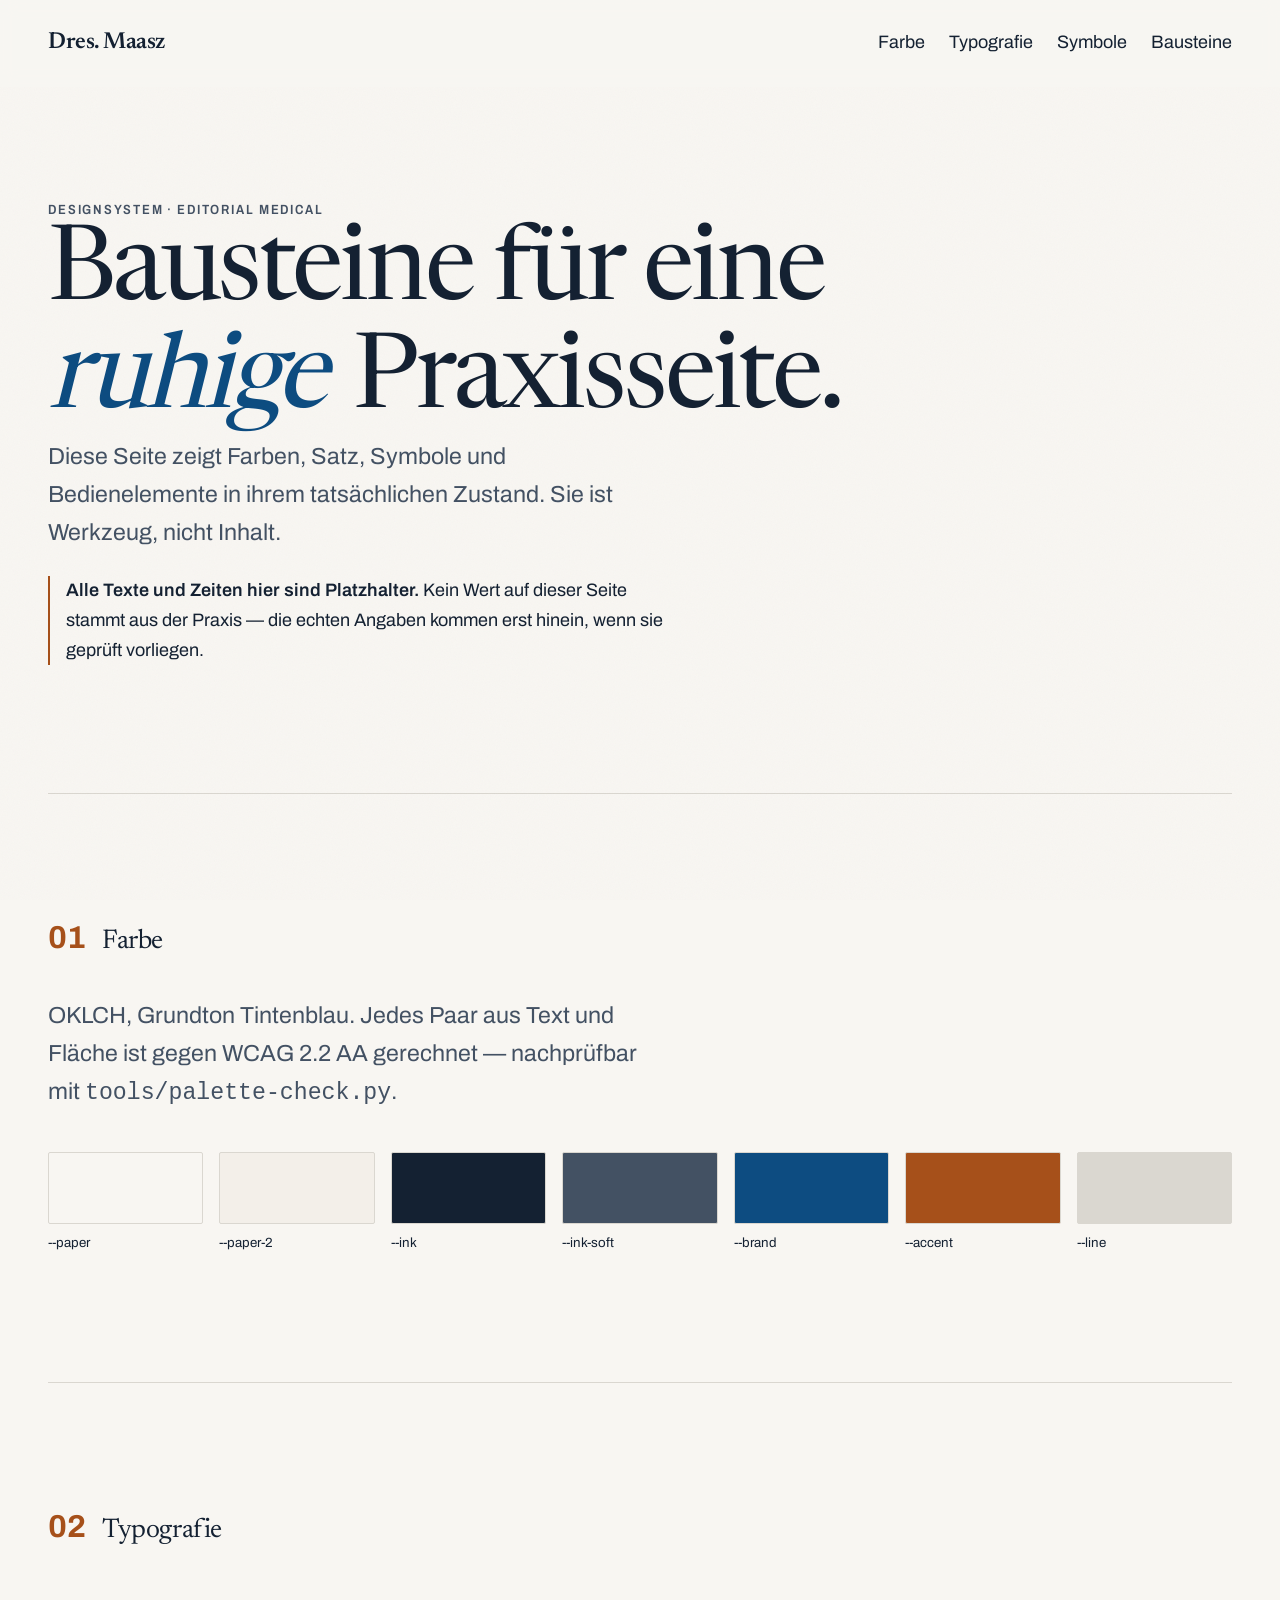
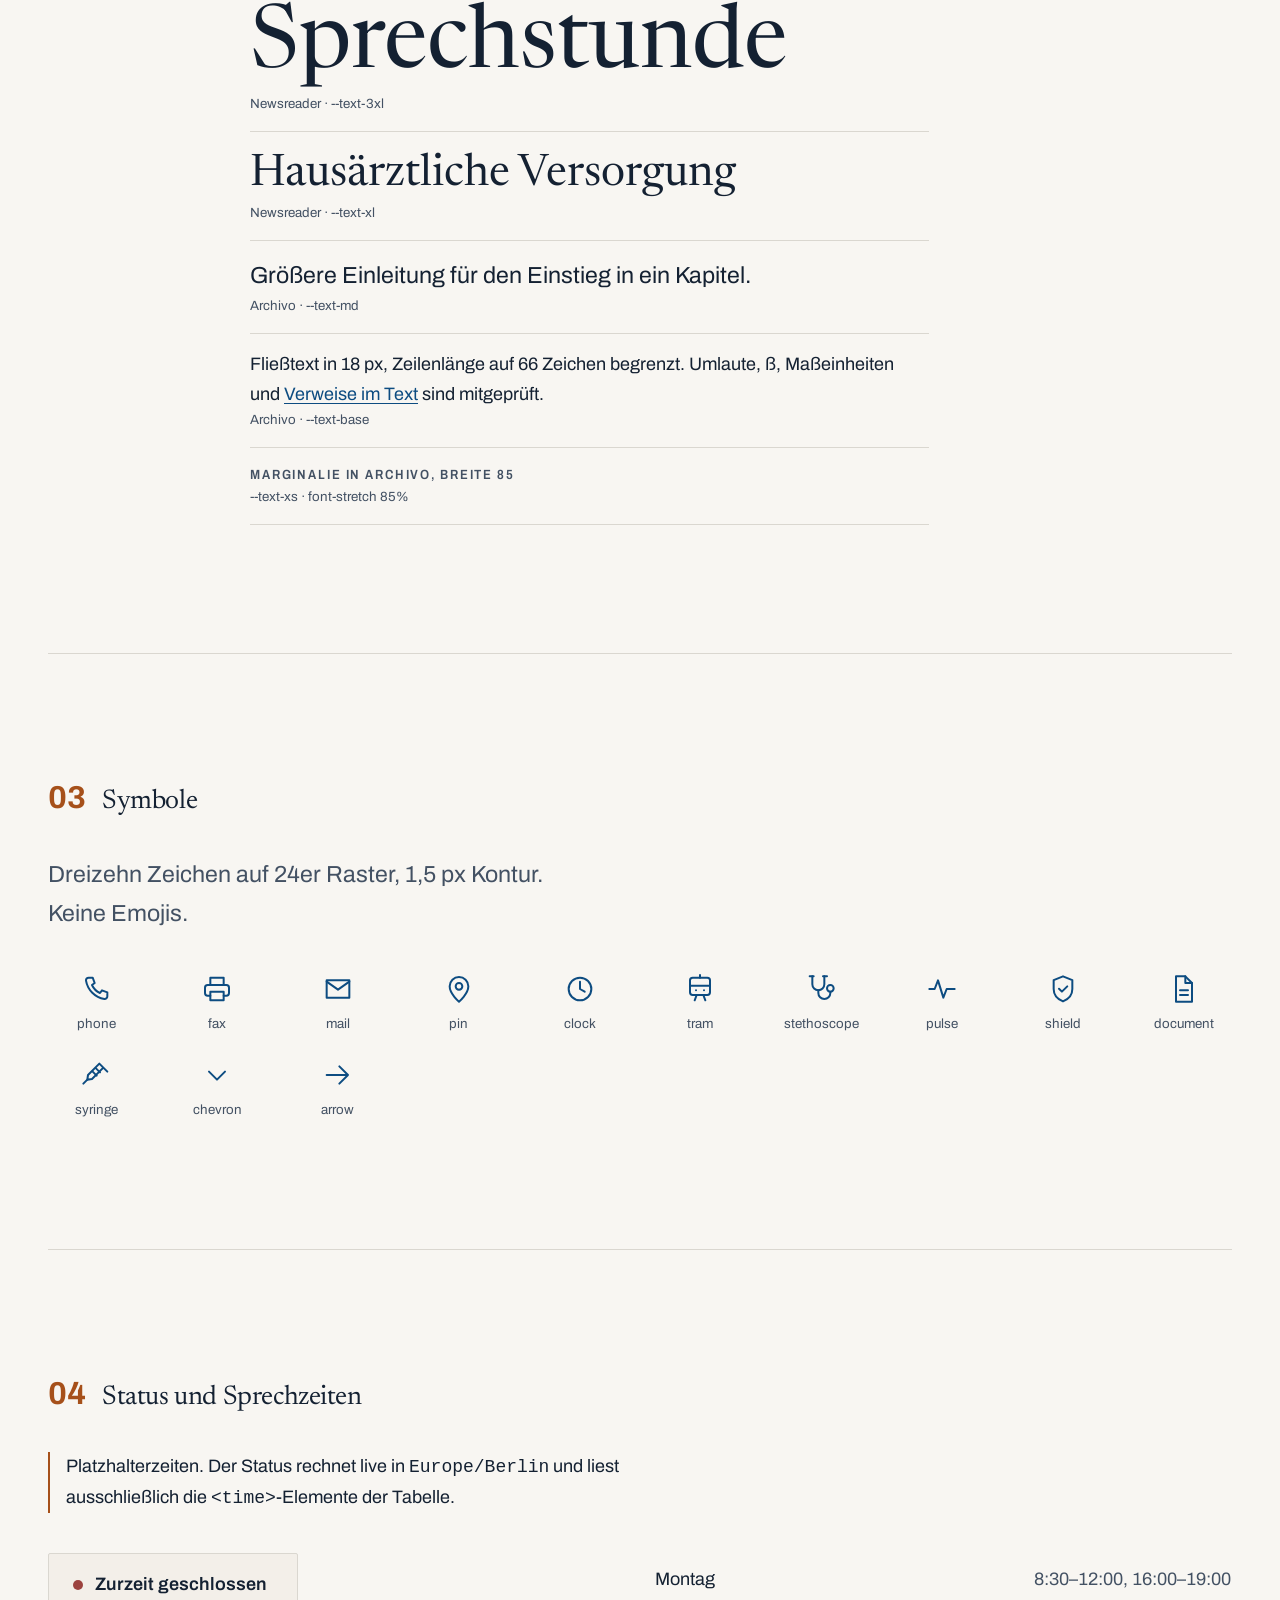
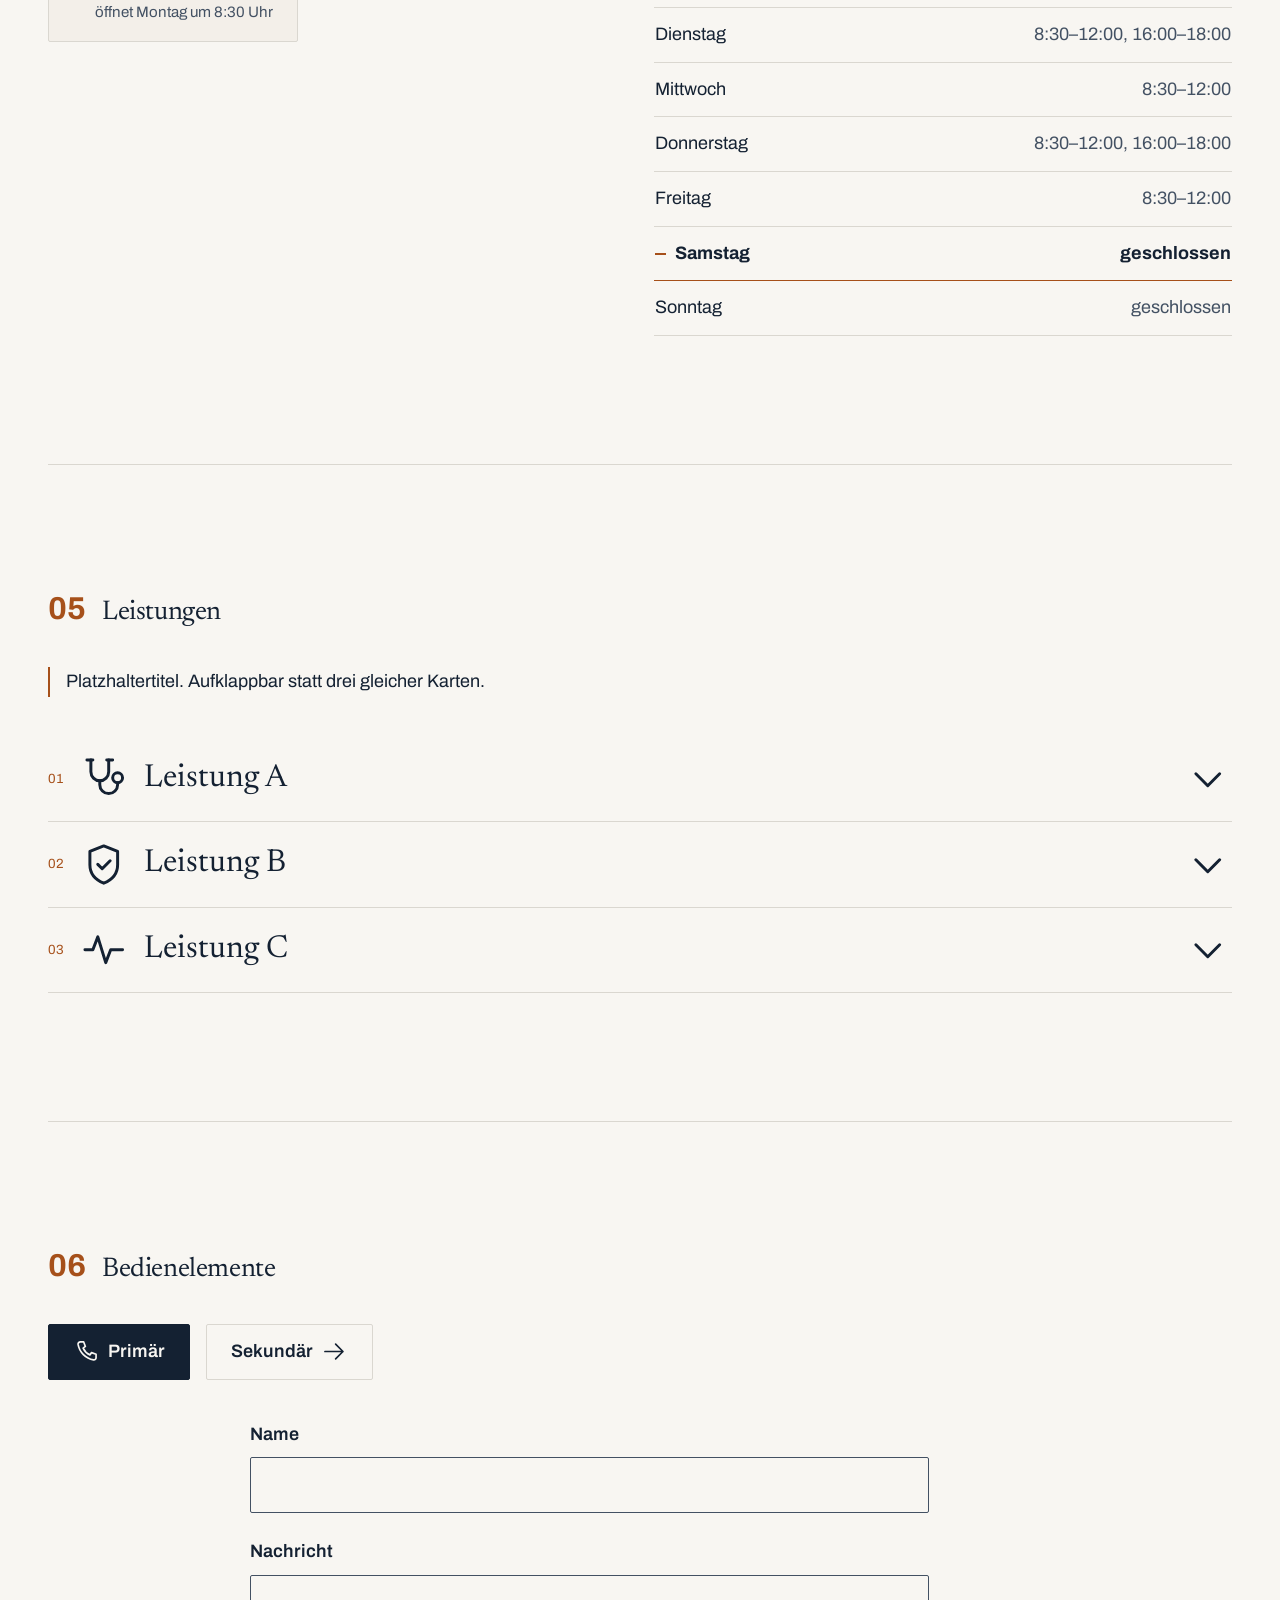
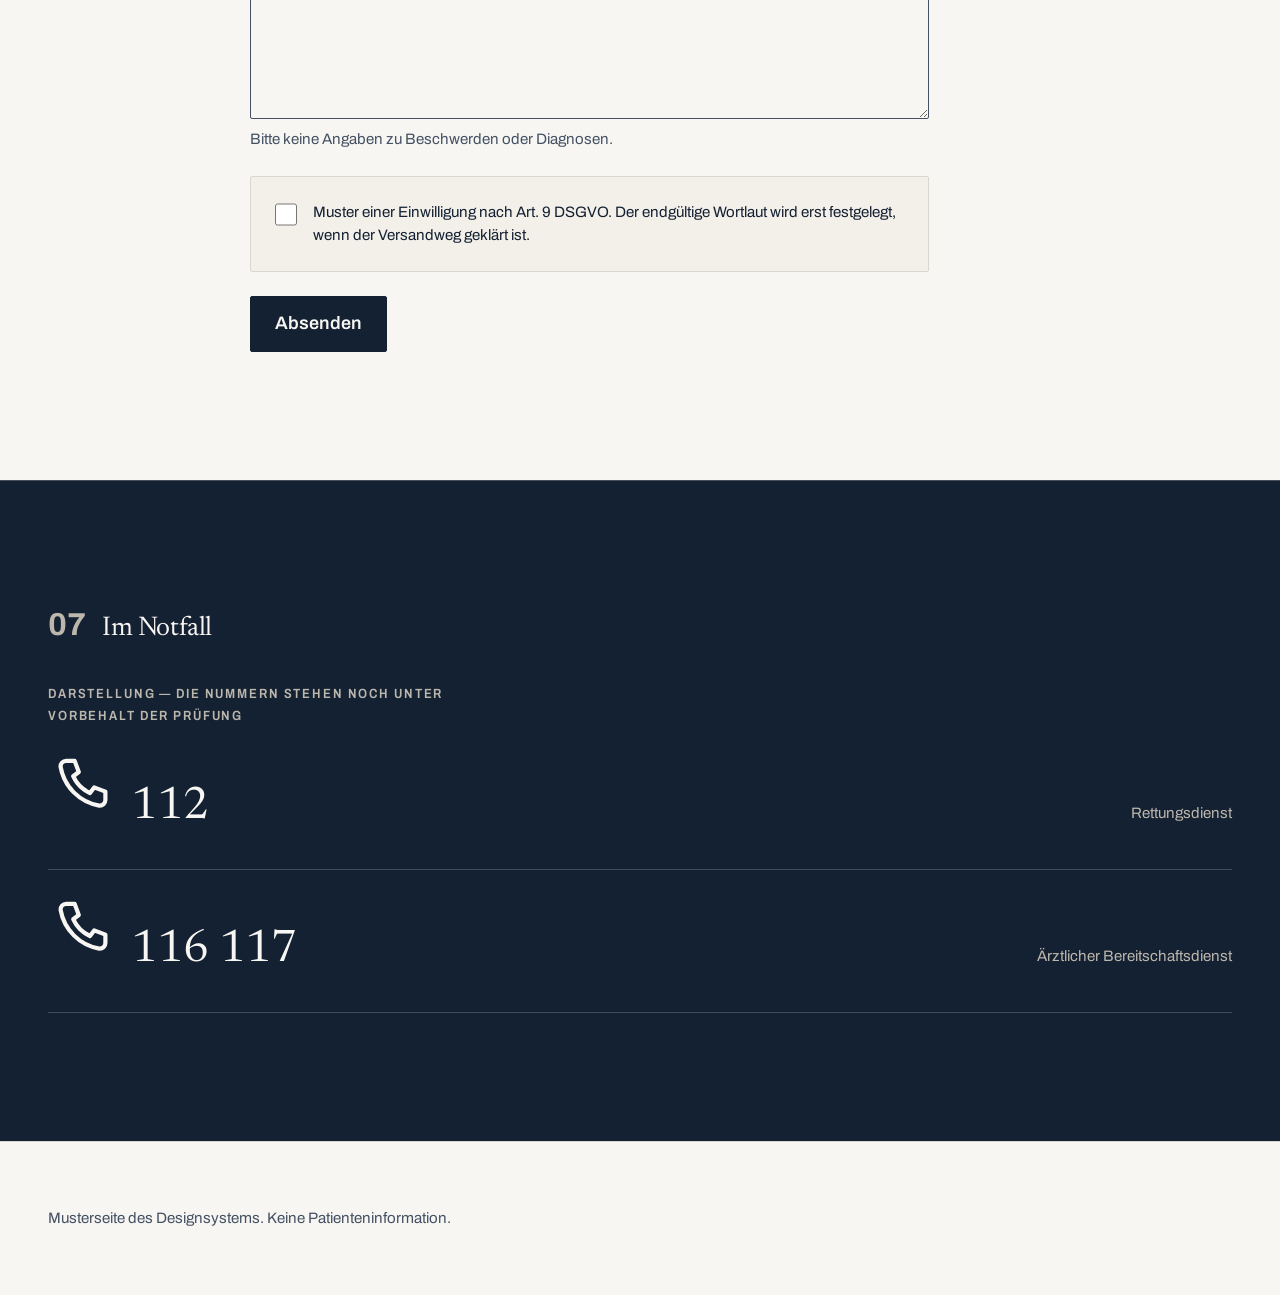
<file: styleguide.html>
<!doctype html>
<html lang="de">
<head>
<meta charset="utf-8">
<meta name="viewport" content="width=device-width, initial-scale=1">
<title>Designsystem — Praxis Dres. Maasz</title>
<meta name="description" content="Bausteine und Tokens des Redesigns „Editorial Medical".">
<meta name="robots" content="noindex, nofollow">
<link rel="icon" href="assets/icons/favicon.svg" type="image/svg+xml">
<link rel="preload" href="assets/fonts/newsreader-var.woff2" as="font" type="font/woff2" crossorigin>
<link rel="stylesheet" href="assets/css/tokens.css">
<link rel="stylesheet" href="assets/css/site.css">
<script src="assets/js/site.js" defer></script>
<style>
  /* Nur fuer diese Musterseite, nicht Teil des Systems. */
  .swatches { display: grid; grid-template-columns: repeat(auto-fit, minmax(9rem, 1fr)); gap: var(--space-s); }
  .swatch__chip { height: 4.5rem; border: 1px solid var(--line); border-radius: var(--radius); }
  .swatch__name { font-size: var(--text-xs); margin-top: var(--space-2xs); font-variant-numeric: tabular-nums; }
  .icons { display: grid; grid-template-columns: repeat(auto-fit, minmax(6rem, 1fr)); gap: var(--space-m); }
  .icons figure { text-align: center; }
  .icons .icon { width: 2rem; height: 2rem; margin: 0 auto var(--space-2xs); color: var(--brand); }
  .icons figcaption { font-size: var(--text-xs); color: var(--ink-soft); }
  .specimen { border-bottom: 1px solid var(--line); padding-block: var(--space-s); }
  .specimen small { display: block; font-size: var(--text-xs); color: var(--ink-soft); }
  .note { border-left: 2px solid var(--accent); padding-left: var(--space-s); }
</style>
</head>
<body>

<a class="skip-link" href="#main">Zum Inhalt springen</a>
<div class="grain" aria-hidden="true"></div>

<!-- icons:start -->
<svg xmlns="http://www.w3.org/2000/svg" style="display:none">

  <symbol id="i-phone" viewBox="0 0 24 24">
    <path d="M6.5 3.5h3L11 7.5 9 9a12 12 0 0 0 6 6l1.5-2 4 1.5v3a2 2 0 0 1-2.2 2A17 17 0 0 1 4.5 5.7 2 2 0 0 1 6.5 3.5Z"/>
  </symbol>

  <symbol id="i-fax" viewBox="0 0 24 24">
    <path d="M7 9V3.5h10V9"/>
    <path d="M7 17H5a2 2 0 0 1-2-2v-4a2 2 0 0 1 2-2h14a2 2 0 0 1 2 2v4a2 2 0 0 1-2 2h-2"/>
    <path d="M7 14h10v6.5H7z"/>
  </symbol>

  <symbol id="i-mail" viewBox="0 0 24 24">
    <path d="M3.5 5.5h17v13h-17z"/>
    <path d="m3.5 6.5 8.5 6 8.5-6"/>
  </symbol>

  <symbol id="i-pin" viewBox="0 0 24 24">
    <path d="M12 21.5s7-5.8 7-11.5a7 7 0 1 0-14 0c0 5.7 7 11.5 7 11.5Z"/>
    <circle cx="12" cy="10" r="2.5"/>
  </symbol>

  <symbol id="i-clock" viewBox="0 0 24 24">
    <circle cx="12" cy="12" r="8.5"/>
    <path d="M12 6.5V12l3.5 2"/>
  </symbol>

  <symbol id="i-tram" viewBox="0 0 24 24">
    <path d="M6.5 3.5h11a2 2 0 0 1 2 2v9a2 2 0 0 1-2 2h-11a2 2 0 0 1-2-2v-9a2 2 0 0 1 2-2Z"/>
    <path d="M4.5 9.5h15M12 3.5v-2M8 20.5l1.5-4M16 20.5l-1.5-4"/>
    <path d="M9 13h.01M15 13h.01"/>
  </symbol>

  <symbol id="i-stethoscope" viewBox="0 0 24 24">
    <path d="M5.5 2.5v6a4.5 4.5 0 0 0 9 0v-6"/>
    <path d="M3.5 2.5h3M13.5 2.5h3"/>
    <path d="M10 13v2a4.5 4.5 0 0 0 9 0v-1"/>
    <circle cx="19" cy="11.5" r="2.5"/>
  </symbol>

  <symbol id="i-pulse" viewBox="0 0 24 24">
    <path d="M2.5 12h4l2.5-6.5 4 13L15.5 12h6"/>
  </symbol>

  <symbol id="i-shield" viewBox="0 0 24 24">
    <path d="m12 2.5 7 2.8V12c0 4.6-3 7.7-7 9.3-4-1.6-7-4.7-7-9.3V5.3l7-2.8Z"/>
    <path d="m9 11.8 2.2 2.2L15.2 10"/>
  </symbol>

  <symbol id="i-document" viewBox="0 0 24 24">
    <path d="M6 2.5h7l5 5v14H6z"/>
    <path d="M13 2.5v5h5"/>
    <path d="M9 13h6M9 16.5h6"/>
  </symbol>

  <symbol id="i-syringe" viewBox="0 0 24 24">
    <path d="m14.5 3.5 6 6M17.5 6.5 9 15l-3.5.5.5-3.5 8.5-8.5"/>
    <path d="m5.5 15.5-3 3M12 7l3 3M9.5 9.5l3 3"/>
  </symbol>

  <symbol id="i-chevron" viewBox="0 0 24 24">
    <path d="m6 9.5 6 6 6-6"/>
  </symbol>

  <symbol id="i-arrow" viewBox="0 0 24 24">
    <path d="M3.5 12h16M13 5.5l6.5 6.5-6.5 6.5"/>
  </symbol>

</svg>
<!-- icons:end -->

<header class="header">
  <div class="shell header__inner">
    <a class="header__mark" href="styleguide.html">Dres. Maasz</a>
    <nav class="header__nav" aria-label="Hauptnavigation">
      <a class="link" href="#farbe">Farbe</a>
      <a class="link" href="#typografie">Typografie</a>
      <a class="link" href="#symbole">Symbole</a>
      <a class="link" href="#bausteine">Bausteine</a>
    </nav>
  </div>
</header>

<main id="main" class="shell">

  <section class="hero">
    <p class="label reveal">Designsystem · Editorial Medical</p>
    <h1 class="hero__title reveal">Bausteine für eine <em>ruhige</em> Praxisseite.</h1>
    <p class="lead reveal">Diese Seite zeigt Farben, Satz, Symbole und Bedienelemente
      in ihrem tatsächlichen Zustand. Sie ist Werkzeug, nicht Inhalt.</p>
    <p class="note reveal" style="margin-top:var(--space-m)">
      <strong>Alle Texte und Zeiten hier sind Platzhalter.</strong> Kein Wert auf
      dieser Seite stammt aus der Praxis — die echten Angaben kommen erst hinein,
      wenn sie geprüft vorliegen.
    </p>
  </section>

  <section class="section" id="farbe">
    <div class="chapter"><span class="chapter__num">01</span><h2>Farbe</h2></div>
    <p class="lead">OKLCH, Grundton Tintenblau. Jedes Paar aus Text und Fläche ist
      gegen WCAG&nbsp;2.2&nbsp;AA gerechnet — nachprüfbar mit
      <code>tools/palette-check.py</code>.</p>
    <div class="swatches" style="margin-top:var(--space-l)">
      <div class="swatch"><div class="swatch__chip" style="background:var(--paper)"></div><p class="swatch__name">--paper</p></div>
      <div class="swatch"><div class="swatch__chip" style="background:var(--paper-2)"></div><p class="swatch__name">--paper-2</p></div>
      <div class="swatch"><div class="swatch__chip" style="background:var(--ink)"></div><p class="swatch__name">--ink</p></div>
      <div class="swatch"><div class="swatch__chip" style="background:var(--ink-soft)"></div><p class="swatch__name">--ink-soft</p></div>
      <div class="swatch"><div class="swatch__chip" style="background:var(--brand)"></div><p class="swatch__name">--brand</p></div>
      <div class="swatch"><div class="swatch__chip" style="background:var(--accent)"></div><p class="swatch__name">--accent</p></div>
      <div class="swatch"><div class="swatch__chip" style="background:var(--line)"></div><p class="swatch__name">--line</p></div>
    </div>
  </section>

  <section class="section" id="typografie">
    <div class="chapter"><span class="chapter__num">02</span><h2>Typografie</h2></div>
    <div class="grid">
      <div class="col-text">
        <div class="specimen"><p style="font-family:var(--font-display);font-size:var(--text-3xl);line-height:var(--leading-tight)">Sprechstunde</p><small>Newsreader · --text-3xl</small></div>
        <div class="specimen"><p style="font-family:var(--font-display);font-size:var(--text-xl);line-height:var(--leading-snug)">Hausärztliche Versorgung</p><small>Newsreader · --text-xl</small></div>
        <div class="specimen"><p style="font-size:var(--text-md)">Größere Einleitung für den Einstieg in ein Kapitel.</p><small>Archivo · --text-md</small></div>
        <div class="specimen prose"><p>Fließtext in 18&nbsp;px, Zeilenlänge auf 66 Zeichen begrenzt. Umlaute, ß, Maßeinheiten und <a href="#typografie">Verweise im Text</a> sind mitgeprüft.</p><small>Archivo · --text-base</small></div>
        <div class="specimen"><p class="label">Marginalie in Archivo, Breite 85</p><small>--text-xs · font-stretch 85%</small></div>
      </div>
    </div>
  </section>

  <section class="section" id="symbole">
    <div class="chapter"><span class="chapter__num">03</span><h2>Symbole</h2></div>
    <p class="lead">Dreizehn Zeichen auf 24er Raster, 1,5&nbsp;px Kontur. Keine Emojis.</p>
    <div class="icons" style="margin-top:var(--space-l)">
      <figure><svg class="icon" aria-hidden="true"><use href="#i-phone"></use></svg><figcaption>phone</figcaption></figure>
      <figure><svg class="icon" aria-hidden="true"><use href="#i-fax"></use></svg><figcaption>fax</figcaption></figure>
      <figure><svg class="icon" aria-hidden="true"><use href="#i-mail"></use></svg><figcaption>mail</figcaption></figure>
      <figure><svg class="icon" aria-hidden="true"><use href="#i-pin"></use></svg><figcaption>pin</figcaption></figure>
      <figure><svg class="icon" aria-hidden="true"><use href="#i-clock"></use></svg><figcaption>clock</figcaption></figure>
      <figure><svg class="icon" aria-hidden="true"><use href="#i-tram"></use></svg><figcaption>tram</figcaption></figure>
      <figure><svg class="icon" aria-hidden="true"><use href="#i-stethoscope"></use></svg><figcaption>stethoscope</figcaption></figure>
      <figure><svg class="icon" aria-hidden="true"><use href="#i-pulse"></use></svg><figcaption>pulse</figcaption></figure>
      <figure><svg class="icon" aria-hidden="true"><use href="#i-shield"></use></svg><figcaption>shield</figcaption></figure>
      <figure><svg class="icon" aria-hidden="true"><use href="#i-document"></use></svg><figcaption>document</figcaption></figure>
      <figure><svg class="icon" aria-hidden="true"><use href="#i-syringe"></use></svg><figcaption>syringe</figcaption></figure>
      <figure><svg class="icon" aria-hidden="true"><use href="#i-chevron"></use></svg><figcaption>chevron</figcaption></figure>
      <figure><svg class="icon" aria-hidden="true"><use href="#i-arrow"></use></svg><figcaption>arrow</figcaption></figure>
    </div>
  </section>

  <section class="section" id="bausteine">
    <div class="chapter"><span class="chapter__num">04</span><h2>Status und Sprechzeiten</h2></div>
    <p class="note">Platzhalterzeiten. Der Status rechnet live in <code>Europe/Berlin</code>
      und liest ausschließlich die <code>&lt;time&gt;</code>-Elemente der Tabelle.</p>

    <div class="grid" style="margin-top:var(--space-l)">
      <div class="col-half">
        <p class="status" data-status data-state="closed">
          <span class="status__dot" aria-hidden="true"></span>
          <span><span class="status__label" data-status-label>Sprechzeiten</span>
          <span class="status__detail" data-status-detail>siehe nebenstehend</span></span>
        </p>
      </div>
      <div class="col-half">
        <table class="hours" data-hours>
          <caption class="visually-hidden">Sprechzeiten (Platzhalter)</caption>
          <tbody>
            <tr data-day="1"><th scope="row">Montag</th><td><time datetime="08:30">8:30</time>–<time datetime="12:00">12:00</time>, <time datetime="16:00">16:00</time>–<time datetime="19:00">19:00</time></td></tr>
            <tr data-day="2"><th scope="row">Dienstag</th><td><time datetime="08:30">8:30</time>–<time datetime="12:00">12:00</time>, <time datetime="16:00">16:00</time>–<time datetime="18:00">18:00</time></td></tr>
            <tr data-day="3"><th scope="row">Mittwoch</th><td><time datetime="08:30">8:30</time>–<time datetime="12:00">12:00</time></td></tr>
            <tr data-day="4"><th scope="row">Donnerstag</th><td><time datetime="08:30">8:30</time>–<time datetime="12:00">12:00</time>, <time datetime="16:00">16:00</time>–<time datetime="18:00">18:00</time></td></tr>
            <tr data-day="5"><th scope="row">Freitag</th><td><time datetime="08:30">8:30</time>–<time datetime="12:00">12:00</time></td></tr>
            <tr data-day="6"><th scope="row">Samstag</th><td>geschlossen</td></tr>
            <tr data-day="0"><th scope="row">Sonntag</th><td>geschlossen</td></tr>
          </tbody>
        </table>
      </div>
    </div>
  </section>

  <section class="section">
    <div class="chapter"><span class="chapter__num">05</span><h2>Leistungen</h2></div>
    <p class="note">Platzhaltertitel. Aufklappbar statt drei gleicher Karten.</p>
    <div style="margin-top:var(--space-l)">
      <details class="service">
        <summary class="service__summary">
          <span class="service__num">01</span>
          <svg class="icon" aria-hidden="true"><use href="#i-stethoscope"></use></svg>
          Leistung A
          <svg class="icon service__chevron" aria-hidden="true"><use href="#i-chevron"></use></svg>
        </summary>
        <div class="service__body"><p>Beschreibungstext, der erst beim Aufklappen erscheint. Ohne JavaScript funktioniert das ebenso.</p></div>
      </details>
      <details class="service">
        <summary class="service__summary">
          <span class="service__num">02</span>
          <svg class="icon" aria-hidden="true"><use href="#i-shield"></use></svg>
          Leistung B
          <svg class="icon service__chevron" aria-hidden="true"><use href="#i-chevron"></use></svg>
        </summary>
        <div class="service__body"><p>Zweiter Platzhalter.</p></div>
      </details>
      <details class="service">
        <summary class="service__summary">
          <span class="service__num">03</span>
          <svg class="icon" aria-hidden="true"><use href="#i-pulse"></use></svg>
          Leistung C
          <svg class="icon service__chevron" aria-hidden="true"><use href="#i-chevron"></use></svg>
        </summary>
        <div class="service__body"><p>Dritter Platzhalter.</p></div>
      </details>
    </div>
  </section>

  <section class="section">
    <div class="chapter"><span class="chapter__num">06</span><h2>Bedienelemente</h2></div>
    <p style="display:flex;gap:var(--space-s);flex-wrap:wrap;margin-bottom:var(--space-l)">
      <a class="btn" href="#bausteine"><svg class="icon" aria-hidden="true"><use href="#i-phone"></use></svg>Primär</a>
      <a class="btn btn--ghost" href="#bausteine">Sekundär<svg class="icon" aria-hidden="true"><use href="#i-arrow"></use></svg></a>
    </p>

    <form class="grid" onsubmit="return false">
      <div class="col-text">
        <div class="field">
          <label for="demo-name">Name</label>
          <input id="demo-name" name="name" type="text" autocomplete="name">
        </div>
        <div class="field">
          <label for="demo-msg">Nachricht</label>
          <textarea id="demo-msg" name="nachricht"></textarea>
          <p class="field__hint" id="demo-hint">Bitte keine Angaben zu Beschwerden oder Diagnosen.</p>
        </div>
        <div class="consent">
          <input id="demo-consent" type="checkbox" required aria-describedby="demo-consent-text">
          <label id="demo-consent-text" for="demo-consent">Muster einer Einwilligung nach Art.&nbsp;9 DSGVO.
            Der endgültige Wortlaut wird erst festgelegt, wenn der Versandweg geklärt ist.</label>
        </div>
        <button class="btn" type="submit">Absenden</button>
      </div>
    </form>
  </section>
</main>

<section class="section emergency">
  <div class="shell">
    <div class="chapter"><span class="chapter__num" style="color:var(--alert-fg-soft)">07</span><h2>Im Notfall</h2></div>
    <p class="label">Darstellung — die Nummern stehen noch unter Vorbehalt der Prüfung</p>
    <a class="emergency__number" href="tel:112"><svg class="icon" aria-hidden="true"><use href="#i-phone"></use></svg>112<span>Rettungsdienst</span></a>
    <a class="emergency__number" href="tel:116117"><svg class="icon" aria-hidden="true"><use href="#i-phone"></use></svg>116 117<span>Ärztlicher Bereitschaftsdienst</span></a>
  </div>
</section>

<footer class="footer">
  <div class="shell">
    <p>Musterseite des Designsystems. Keine Patienteninformation.</p>
  </div>
</footer>

<div class="callbar">
  <a class="btn" href="#bausteine"><svg class="icon" aria-hidden="true"><use href="#i-phone"></use></svg>Anrufen</a>
</div>

</body>
</html>
</file>
<file: assets/css/tokens.css>
/* ==========================================================================
   Designtokens — „Editorial Medical"
   Farbwerte in OKLCH. Geprueft mit tools/palette-check.py gegen WCAG 2.2 AA.
   ========================================================================== */

/* --- Schriften, lokal. Keine Verbindung zu Dritten. --------------------- */

@font-face {
  font-family: "Newsreader";
  src: url("../fonts/newsreader-var.woff2") format("woff2");
  font-weight: 400 700;
  font-style: normal;
  font-display: swap;
}

@font-face {
  font-family: "Archivo";
  src: url("../fonts/archivo-var.woff2") format("woff2");
  font-weight: 400 700;
  font-stretch: 75% 100%;
  font-style: normal;
  font-display: swap;
}

:root {
  /* --- Farbe: Light ---------------------------------------------------- */
  --paper: oklch(0.974 0.006 85);
  --paper-2: oklch(0.954 0.009 80);
  --ink: oklch(0.245 0.038 255);
  --ink-soft: oklch(0.43 0.035 255);
  --brand: oklch(0.409 0.107 250);
  --accent: oklch(0.53 0.13 48);
  --line: oklch(0.88 0.01 85);

  /* Dunkle Signalflaeche (Notfallblock, Skip-Link).
     Bewusst ein eigenes Paar: --ink kippt im Dark Mode ins Helle, --alert-bg
     bleibt dunkel. Sonst stuende heller Text auf heller Flaeche. */
  --alert-bg: oklch(0.245 0.038 255);
  --alert-fg: oklch(0.974 0.006 85);
  --alert-fg-soft: oklch(0.78 0.015 85);

  /* Statusfarben. Gruen/Rot sind nie der alleinige Traeger einer
     Information — es steht immer Text daneben. */
  --status-open: oklch(0.52 0.12 150);
  --status-closed: oklch(0.5 0.12 25);

  /* --- Typografie ------------------------------------------------------ */
  --font-display: "Newsreader", ui-serif, Georgia, "Times New Roman", serif;
  --font-text: "Archivo", ui-sans-serif, system-ui, -apple-system, "Segoe UI",
    sans-serif;

  /* Basis 18 px, nicht kleiner — die Praxis behandelt viele aeltere Menschen. */
  --text-xs: 0.833rem;
  --text-sm: 0.944rem;
  --text-base: 1.125rem;
  --text-md: clamp(1.25rem, 0.35vw + 1.18rem, 1.45rem);
  --text-lg: clamp(1.5rem, 0.8vw + 1.34rem, 2rem);
  --text-xl: clamp(1.9rem, 1.6vw + 1.58rem, 2.8rem);
  --text-2xl: clamp(2.4rem, 3vw + 1.8rem, 4rem);
  --text-3xl: clamp(2.9rem, 5.5vw + 1.8rem, 5.5rem);
  --text-hero: clamp(2.75rem, 9vw, 6.5rem);

  --leading-tight: 1.04;
  --leading-snug: 1.2;
  --leading-normal: 1.65;
  --measure: 66ch;
  --measure-narrow: 48ch;

  /* --- Abstand: 8-px-Skala --------------------------------------------- */
  --space-3xs: 0.25rem;
  --space-2xs: 0.5rem;
  --space-xs: 0.75rem;
  --space-s: 1rem;
  --space-m: 1.5rem;
  --space-l: 2.5rem;
  --space-xl: 4rem;
  --space-2xl: 6rem;
  --space-3xl: clamp(5rem, 10vw, 9rem);

  /* --- Raster ----------------------------------------------------------- */
  --grid-max: 78rem;
  --gutter: clamp(1.25rem, 4vw, 3rem);
  --grid-gap: clamp(1rem, 2.2vw, 2rem);

  /* --- Bewegung --------------------------------------------------------- */
  --ease-out: cubic-bezier(0.22, 1, 0.36, 1);
  --ease-in-out: cubic-bezier(0.65, 0, 0.35, 1);
  --dur-fast: 160ms;
  --dur: 320ms;
  --dur-slow: 700ms;

  /* --- Kornstruktur ------------------------------------------------------ */

  /* Feines Rauschen als Papieranmutung, inline erzeugt — kein Bild, kein
     zusaetzlicher Request, wenige hundert Byte. */
  --grain-src: url("data:image/svg+xml,%3Csvg xmlns='http://www.w3.org/2000/svg' width='180' height='180'%3E%3Cfilter id='g'%3E%3CfeTurbulence type='fractalNoise' baseFrequency='0.82' numOctaves='3' stitchTiles='stitch'/%3E%3C/filter%3E%3Crect width='180' height='180' filter='url(%23g)'/%3E%3C/svg%3E");

  /* --- Sonstiges -------------------------------------------------------- */
  --focus-ring: 2px;
  --tap-min: 44px;
  --radius: 2px; /* bewusst fast eckig — kein rounded-2xl */
  color-scheme: light dark;
}

@media (prefers-color-scheme: dark) {
  :root {
    --paper: oklch(0.19 0.012 80);
    --paper-2: oklch(0.24 0.014 78);
    --ink: oklch(0.93 0.01 85);
    --ink-soft: oklch(0.76 0.015 85);
    --brand: oklch(0.73 0.09 250);
    --accent: oklch(0.76 0.12 60);
    --line: oklch(0.33 0.014 80);

    /* Im Dark Mode ein angehobenes Tiefblau statt einer grellen Flaeche. */
    --alert-bg: oklch(0.285 0.05 258);
    --alert-fg: oklch(0.96 0.008 85);
    --alert-fg-soft: oklch(0.8 0.015 85);

    --status-open: oklch(0.78 0.15 150);
    --status-closed: oklch(0.72 0.14 25);
  }
}
</file>
<file: assets/css/site.css>
/* ==========================================================================
   Basis, Raster, Zugaenglichkeit
   ========================================================================== */

*,
*::before,
*::after {
  box-sizing: border-box;
}

* {
  margin: 0;
}

html {
  -webkit-text-size-adjust: 100%;
  scroll-behavior: smooth;
  /* Anker landen unter dem Header statt darunter zu verschwinden. */
  scroll-padding-top: 6rem;
}

body {
  background: var(--paper);
  color: var(--ink);
  font-family: var(--font-text);
  font-size: var(--text-base);
  line-height: var(--leading-normal);
  font-synthesis-weight: none;
  text-rendering: optimizeLegibility;
  -webkit-font-smoothing: antialiased;
  overflow-x: hidden;
}

img,
picture,
svg {
  display: block;
  max-width: 100%;
  height: auto;
}

/* --- Satz ---------------------------------------------------------------- */

h1,
h2,
h3,
h4 {
  font-family: var(--font-display);
  font-optical-sizing: auto;
  font-weight: 400;
  line-height: var(--leading-tight);
  letter-spacing: -0.015em;
  text-wrap: balance;
}

p,
li {
  text-wrap: pretty;
}

p {
  max-width: var(--measure);
}

a {
  color: inherit;
}

strong {
  font-weight: 600;
}

/* Marginalie / Kapitel-Label: die Breitenachse von Archivo statt
   einer dritten Schrift. */
.label {
  font-family: var(--font-text);
  font-size: var(--text-xs);
  font-stretch: 85%;
  font-weight: 600;
  letter-spacing: 0.14em;
  text-transform: uppercase;
  color: var(--ink-soft);
}

.lead {
  font-size: var(--text-md);
  color: var(--ink-soft);
  max-width: var(--measure-narrow);
}

/* --- Raster -------------------------------------------------------------- */

.shell {
  width: min(100% - var(--gutter) * 2, var(--grid-max));
  margin-inline: auto;
}

.grid {
  display: grid;
  grid-template-columns: repeat(12, minmax(0, 1fr));
  gap: var(--grid-gap);
}

/* Auf schmalen Geraeten faellt alles auf eine Spalte zurueck. Die
   Spaltenklassen greifen erst ab 48rem — mobile first, nicht nachtraeglich
   zurechtgebogen. */
.grid > * {
  grid-column: 1 / -1;
}

@media (min-width: 48rem) {
  .col-text {
    grid-column: 3 / 10;
  }
  .col-wide {
    grid-column: 2 / 12;
  }
  .col-half {
    grid-column: span 6;
  }
  .col-aside {
    grid-column: 1 / 3;
  }
  /* Bricht bewusst aus dem Raster nach rechts heraus. */
  .col-bleed-right {
    grid-column: 7 / -1;
    margin-right: calc(var(--gutter) * -1);
  }
}

.section {
  padding-block: var(--space-3xl);
  border-top: 1px solid var(--line);
}

/* --- Kapitelziffer ------------------------------------------------------- */

.chapter {
  display: flex;
  align-items: baseline;
  gap: var(--space-s);
  margin-bottom: var(--space-l);
}

.chapter__num {
  font-family: var(--font-text);
  font-size: var(--text-lg);
  font-stretch: 112%;
  font-weight: 700;
  font-variant-numeric: tabular-nums;
  color: var(--accent);
  line-height: 1;
}

/* --- Zugaenglichkeit ----------------------------------------------------- */

.skip-link {
  position: absolute;
  left: var(--space-s);
  top: var(--space-s);
  z-index: 100;
  padding: var(--space-xs) var(--space-s);
  background: var(--alert-bg);
  color: var(--alert-fg);
  font-weight: 600;
  text-decoration: none;
  transform: translateY(-200%);
  transition: transform var(--dur-fast) var(--ease-out);
}

.skip-link:focus-visible {
  transform: translateY(0);
}

:focus-visible {
  outline: var(--focus-ring) solid var(--accent);
  outline-offset: 3px;
  border-radius: 1px;
}

.visually-hidden {
  position: absolute;
  width: 1px;
  height: 1px;
  padding: 0;
  overflow: hidden;
  clip-path: inset(50%);
  white-space: nowrap;
  border: 0;
}

/* --- Kornstruktur -------------------------------------------------------- */

/* Feines Rauschen als Papieranmutung. Liegt ueber allem, faengt aber keine
   Klicks ab und wird beim Drucken weggelassen. */
.grain {
  position: fixed;
  inset: 0;
  z-index: 1;
  pointer-events: none;
  opacity: 0.032;
  mix-blend-mode: multiply;
  background-image: var(--grain-src);
  background-size: 180px 180px;
}

@media (prefers-color-scheme: dark) {
  .grain {
    mix-blend-mode: screen;
    opacity: 0.05;
  }
}

/* ==========================================================================
   Bausteine
   ========================================================================== */

/* --- Kopf ---------------------------------------------------------------- */

.header {
  position: sticky;
  top: 0;
  z-index: 20;
  background: color-mix(in oklab, var(--paper) 88%, transparent);
  backdrop-filter: blur(8px);
  border-bottom: 1px solid transparent;
  transition: border-color var(--dur) var(--ease-out);
}

.header__inner {
  display: flex;
  align-items: center;
  justify-content: space-between;
  gap: var(--space-m);
  padding-block: var(--header-pad, var(--space-m));
  transition: padding-block var(--dur) var(--ease-out);
}

.header__mark {
  font-family: var(--font-display);
  font-size: var(--text-md);
  font-weight: 600;
  letter-spacing: -0.02em;
  text-decoration: none;
  white-space: nowrap;
}

.header__nav {
  display: none;
  gap: var(--space-m);
  align-items: center;
}

@media (min-width: 56rem) {
  .header__nav {
    display: flex;
  }
}

/* Der Kopf wird beim Scrollen kompakter und bekommt eine Haarlinie. */
@supports (animation-timeline: scroll()) {
  @media (prefers-reduced-motion: no-preference) {
    .header {
      animation: header-compact linear both;
      animation-timeline: scroll(root block);
      animation-range: 0 140px;
    }
  }
}

@keyframes header-compact {
  from {
    --header-pad: var(--space-m);
    border-bottom-color: transparent;
  }
  to {
    --header-pad: var(--space-2xs);
    border-bottom-color: var(--line);
  }
}

/* --- Verweise mit wachsender Unterstreichung ------------------------------ */

.link {
  position: relative;
  text-decoration: none;
  padding-block: 2px;
}

.link::after {
  content: "";
  position: absolute;
  left: 0;
  right: 0;
  bottom: 0;
  height: 1px;
  background: currentColor;
  transform: scaleX(var(--link-scale, 0));
  transform-origin: left;
  transition: transform var(--dur) var(--ease-out);
}

.link:hover,
.link:focus-visible {
  --link-scale: 1;
}

.link[aria-current="page"] {
  --link-scale: 1;
  color: var(--brand);
}

/* Im Fliesstext ist der Verweis immer unterstrichen — Farbe allein
   reicht als Unterscheidung nicht. */
.prose a {
  color: var(--brand);
  text-decoration: underline;
  text-underline-offset: 0.18em;
  text-decoration-thickness: 1px;
}

.prose a:hover {
  text-decoration-thickness: 2px;
}

/* --- Schaltflaechen ------------------------------------------------------- */

.btn {
  display: inline-flex;
  align-items: center;
  justify-content: center;
  gap: var(--space-2xs);
  min-height: var(--tap-min);
  padding: var(--space-xs) var(--space-m);
  border: 1px solid var(--ink);
  border-radius: var(--radius);
  background: var(--ink);
  color: var(--paper);
  font: inherit;
  font-weight: 600;
  text-decoration: none;
  cursor: pointer;
  transition: transform var(--dur-fast) var(--ease-out),
    background-color var(--dur-fast) var(--ease-out);
}

.btn:hover {
  background: var(--brand);
  border-color: var(--brand);
}

.btn:active {
  transform: translateY(1px);
}

.btn--ghost {
  background: transparent;
  color: var(--ink);
  border-color: var(--line);
}

.btn--ghost:hover {
  background: transparent;
  border-color: var(--ink);
  color: var(--ink);
}

/* --- Symbole -------------------------------------------------------------- */

.icon {
  width: 1.5em;
  height: 1.5em;
  flex: none;
  fill: none;
  stroke: currentColor;
  stroke-width: 1.5;
  stroke-linecap: round;
  stroke-linejoin: round;
}

/* --- Aufmacher ------------------------------------------------------------ */

.hero {
  padding-block: clamp(3rem, 9vw, 7rem) var(--space-3xl);
}

.hero__title {
  font-size: var(--text-hero);
  letter-spacing: -0.03em;
  max-width: 14ch;
}

.hero__title em {
  font-style: italic;
  color: var(--brand);
  /* Die Kursive hat rechts wenig Fleisch — sonst klebt das naechste Wort. */
  margin-right: 0.08em;
}

/* --- Praxisstatus --------------------------------------------------------- */

.status {
  display: inline-flex;
  align-items: flex-start;
  gap: var(--space-xs);
  padding: var(--space-s) var(--space-m);
  border: 1px solid var(--line);
  border-radius: var(--radius);
  background: var(--paper-2);
}

.status__dot {
  position: relative;
  width: 10px;
  height: 10px;
  margin-top: 0.55em;
  border-radius: 50%;
  background: var(--status-closed);
  flex: none;
}

.status[data-state="open"] .status__dot {
  background: var(--status-open);
}

/* Der Puls laeuft nur, wenn die Praxis wirklich offen ist. */
.status[data-state="open"] .status__dot::after {
  content: "";
  position: absolute;
  inset: 0;
  border-radius: 50%;
  background: inherit;
  animation: pulse 2.4s var(--ease-out) infinite;
}

@keyframes pulse {
  from {
    transform: scale(1);
    opacity: 0.7;
  }
  to {
    transform: scale(3.2);
    opacity: 0;
  }
}

.status__label {
  font-weight: 600;
}

.status__detail {
  display: block;
  font-size: var(--text-sm);
  color: var(--ink-soft);
}

/* --- Sprechzeiten --------------------------------------------------------- */

.hours {
  width: 100%;
  border-collapse: collapse;
  font-variant-numeric: tabular-nums;
}

.hours th {
  text-align: left;
  font-weight: 400;
  padding-block: var(--space-xs);
}

.hours td {
  text-align: right;
  padding-block: var(--space-xs);
  padding-left: var(--space-s);
  color: var(--ink-soft);
}

.hours tr {
  border-bottom: 1px solid var(--line);
}

/* Der heutige Tag — Ockerlinie plus fetterer Schnitt, damit die Markierung
   nicht allein an der Farbe haengt. */
.hours tr[data-today] {
  border-bottom-color: var(--accent);
}

.hours tr[data-today] th,
.hours tr[data-today] td {
  font-weight: 700;
  color: var(--ink);
}

.hours tr[data-today] th::before {
  content: "";
  display: inline-block;
  width: 0.6em;
  height: 2px;
  margin-right: 0.5em;
  vertical-align: middle;
  background: var(--accent);
}

/* --- Leistungen ----------------------------------------------------------- */

.service {
  border-bottom: 1px solid var(--line);
}

.service__summary {
  display: flex;
  align-items: center;
  gap: var(--space-s);
  min-height: var(--tap-min);
  padding-block: var(--space-s);
  cursor: pointer;
  list-style: none;
  font-family: var(--font-display);
  font-size: var(--text-lg);
}

.service__summary::-webkit-details-marker {
  display: none;
}

.service__num {
  font-family: var(--font-text);
  font-size: var(--text-xs);
  font-variant-numeric: tabular-nums;
  color: var(--accent);
  flex: none;
}

.service__chevron {
  margin-left: auto;
  transition: transform var(--dur) var(--ease-out);
}

.service[open] .service__chevron {
  transform: rotate(180deg);
}

.service__body {
  padding-bottom: var(--space-m);
  color: var(--ink-soft);
}

/* Sanftes Aufklappen, wo der Browser es kann — sonst springt es einfach auf. */
@supports (interpolate-size: allow-keywords) {
  :root {
    interpolate-size: allow-keywords;
  }

  @media (prefers-reduced-motion: no-preference) {
    .service::details-content {
      block-size: 0;
      overflow: hidden;
      transition: block-size var(--dur) var(--ease-out),
        content-visibility var(--dur) allow-discrete;
    }

    .service[open]::details-content {
      block-size: auto;
    }
  }
}

/* --- Team ----------------------------------------------------------------- */

.person__photo {
  width: 100%;
  aspect-ratio: 4 / 5;
  object-fit: cover;
  border-radius: var(--radius);
  /* Einheitlicher Farblook ueber alle Portraets hinweg. */
  filter: grayscale(1) contrast(1.05);
  transition: filter var(--dur-slow) var(--ease-out);
}

.person:hover .person__photo,
.person:focus-within .person__photo {
  filter: grayscale(0) contrast(1);
}

.person__name {
  font-size: var(--text-md);
  margin-top: var(--space-s);
}

.person__role {
  font-size: var(--text-sm);
  color: var(--ink-soft);
}

/* --- Notfall -------------------------------------------------------------- */

.emergency {
  background: var(--alert-bg);
  color: var(--alert-fg);
  /* Im Dark Mode liegen Flaeche und Seitengrund dicht beieinander — die
     Linie macht die Kante trotzdem eindeutig. */
  border-top: 1px solid color-mix(in oklab, var(--alert-fg) 22%, transparent);
}

.emergency .label,
.emergency .status__detail {
  color: var(--alert-fg-soft);
}

.emergency__number {
  display: flex;
  align-items: baseline;
  gap: var(--space-s);
  padding-block: var(--space-m);
  border-bottom: 1px solid color-mix(in oklab, var(--alert-fg) 20%, transparent);
  font-family: var(--font-display);
  font-size: var(--text-xl);
  text-decoration: none;
  min-height: var(--tap-min);
  /* Eine Notrufnummer darf nie umbrechen. */
  white-space: nowrap;
}

.emergency__number span {
  font-family: var(--font-text);
  font-size: var(--text-sm);
  color: var(--alert-fg-soft);
  margin-left: auto;
  text-align: right;
  white-space: normal;
}

/* Auf schmalen Geraeten rutscht die Erlaeuterung unter die Nummer, statt
   sie zu quetschen. */
@media (max-width: 26rem) {
  .emergency__number {
    flex-wrap: wrap;
    row-gap: var(--space-3xs);
  }

  .emergency__number span {
    flex-basis: 100%;
    margin-left: 0;
    text-align: left;
  }
}

/* --- Formular ------------------------------------------------------------- */

.field {
  display: grid;
  gap: var(--space-2xs);
  margin-bottom: var(--space-m);
}

.field label {
  font-weight: 600;
}

.field input,
.field textarea,
.field select {
  min-height: var(--tap-min);
  padding: var(--space-xs) var(--space-s);
  border: 1px solid var(--ink-soft);
  border-radius: var(--radius);
  background: var(--paper);
  color: var(--ink);
  font: inherit;
}

.field textarea {
  min-height: 9rem;
  resize: vertical;
}

.field__hint {
  font-size: var(--text-sm);
  color: var(--ink-soft);
}

.consent {
  display: grid;
  grid-template-columns: auto 1fr;
  gap: var(--space-s);
  align-items: start;
  padding: var(--space-m);
  border: 1px solid var(--line);
  border-radius: var(--radius);
  background: var(--paper-2);
  margin-bottom: var(--space-m);
}

.consent input[type="checkbox"] {
  width: 1.4rem;
  height: 1.4rem;
  margin-top: 0.2em;
  accent-color: var(--brand);
}

.consent label {
  font-size: var(--text-sm);
  line-height: 1.55;
}

/* --- Fussleiste „Anrufen" (nur mobil) ------------------------------------- */

.callbar {
  position: fixed;
  left: 0;
  right: 0;
  bottom: 0;
  z-index: 30;
  display: flex;
  padding: var(--space-2xs) var(--space-2xs)
    calc(var(--space-2xs) + env(safe-area-inset-bottom));
  background: color-mix(in oklab, var(--paper) 92%, transparent);
  backdrop-filter: blur(8px);
  border-top: 1px solid var(--line);
}

.callbar .btn {
  flex: 1;
}

body {
  /* Platz, damit die Leiste nichts verdeckt. */
  padding-bottom: calc(var(--tap-min) + var(--space-m));
}

@media (min-width: 56rem) {
  .callbar {
    display: none;
  }
  body {
    padding-bottom: 0;
  }
}

/* --- Fuss ----------------------------------------------------------------- */

.footer {
  padding-block: var(--space-xl);
  border-top: 1px solid var(--line);
  font-size: var(--text-sm);
  color: var(--ink-soft);
}

/* ==========================================================================
   Bewegung
   ========================================================================== */

/* Gestaffeltes Einblenden.
 *
 * Sichtbar ist der Standard. Das Verstecken haengt an der Klasse .anim, die
 * das Skript nur setzt, wenn die Seite ueberhaupt eine Scrollstrecke hat —
 * ohne Scrollstrecke erreicht eine scroll-getriebene Animation ihr Ende nie
 * und der Inhalt bliebe dauerhaft unsichtbar (auf sehr hohen Bildschirmen
 * oder beim Erzeugen von Ganzseiten-Abbildungen real zu beobachten).
 * Ohne JavaScript bleibt darum ebenfalls alles sichtbar. */
@media (prefers-reduced-motion: no-preference) {
  @supports (animation-timeline: view()) {
    :root.anim .reveal {
      animation: reveal-in linear both;
      animation-timeline: view();
      /* Endet, sobald das Element vollstaendig eingetreten ist. Alles, was
         beim Laden schon im Bild steht, ist damit voll deckend — mit
         "cover 30%" blieb der Aufmacher bei 0,86 haengen. */
      animation-range: entry 10% entry 90%;
    }
  }

  /* Fallback: die Klasse setzt erst das JavaScript. */
  .reveal--js {
    opacity: 0;
    transform: translateY(1.25rem);
    transition: opacity var(--dur-slow) var(--ease-out),
      transform var(--dur-slow) var(--ease-out);
    transition-delay: var(--reveal-delay, 0ms);
  }

  .reveal--js.is-visible {
    opacity: 1;
    transform: none;
  }

  /* Linie, die sich zeichnet. */
  @supports (animation-timeline: view()) {
    :root.anim .rule-draw {
      transform-origin: left;
      animation: rule-draw linear both;
      animation-timeline: view();
      animation-range: entry 0% cover 25%;
    }
  }

  .parallax {
    will-change: transform;
  }

  @supports (animation-timeline: view()) {
    :root.anim .parallax {
      animation: parallax linear both;
      animation-timeline: view();
      animation-range: cover;
    }
  }
}

@keyframes reveal-in {
  from {
    opacity: 0;
    transform: translateY(1.25rem);
  }
  to {
    opacity: 1;
    transform: none;
  }
}

@keyframes rule-draw {
  from {
    transform: scaleX(0);
  }
  to {
    transform: scaleX(1);
  }
}

@keyframes parallax {
  from {
    transform: translateY(-1.5rem);
  }
  to {
    transform: translateY(1.5rem);
  }
}

/* Seitenwechsel */
@view-transition {
  navigation: auto;
}

@media (prefers-reduced-motion: reduce) {
  html {
    scroll-behavior: auto;
  }

  *,
  *::before,
  *::after {
    animation-duration: 0.01ms !important;
    animation-iteration-count: 1 !important;
    transition-duration: 0.01ms !important;
    scroll-behavior: auto !important;
  }

  @view-transition {
    navigation: none;
  }
}

/* ==========================================================================
   Druck
   ========================================================================== */

@media print {
  .grain,
  .callbar,
  .header__nav,
  .draft {
    display: none;
  }

  /* Im Druck wird nicht gescrollt — scroll-getriebene Animationen blieben
     sonst auf ihrem Anfangswert stehen und halbe Seiten waeren leer. */
  .reveal,
  .reveal--js,
  .rule-draw,
  .parallax {
    animation: none !important;
    opacity: 1 !important;
    transform: none !important;
  }

  /* Adressen und Zeiten sollen auf Papier auffindbar bleiben. */
  a[href^="tel:"]::after {
    content: " (" attr(href) ")";
    font-size: 0.85em;
  }

  body {
    background: #fff;
    color: #000;
    padding-bottom: 0;
  }

  .section {
    break-inside: avoid;
  }
}

/* ==========================================================================
   Entwurfshinweis
   ========================================================================== */

/* Sichtbare Markierung fuer noch nicht bestaetigte Inhalte. Vor dem
   Veroeffentlichen ersatzlos entfernen — samt aller .todo-Stellen. */
.draft {
  background: var(--accent);
  /* --paper kippt im Dark Mode mit ins Dunkle — heller Text auf hellem
     Ocker waere sonst unlesbar (2,15:1). */
  color: var(--paper);
  font-size: var(--text-sm);
  line-height: 1.5;
}

.draft__inner {
  padding-block: var(--space-xs);
}

.draft strong {
  font-weight: 700;
}

.todo {
  display: inline-block;
  padding: 0.1em 0.5em;
  border: 1px dashed var(--accent);
  border-radius: var(--radius);
  color: var(--accent);
  font-size: var(--text-sm);
  font-weight: 600;
}

.todo-block {
  padding: var(--space-m);
  border: 1px dashed var(--accent);
  border-radius: var(--radius);
  color: var(--ink-soft);
}

.todo-block > :first-child {
  margin-bottom: var(--space-2xs);
}
</file>
